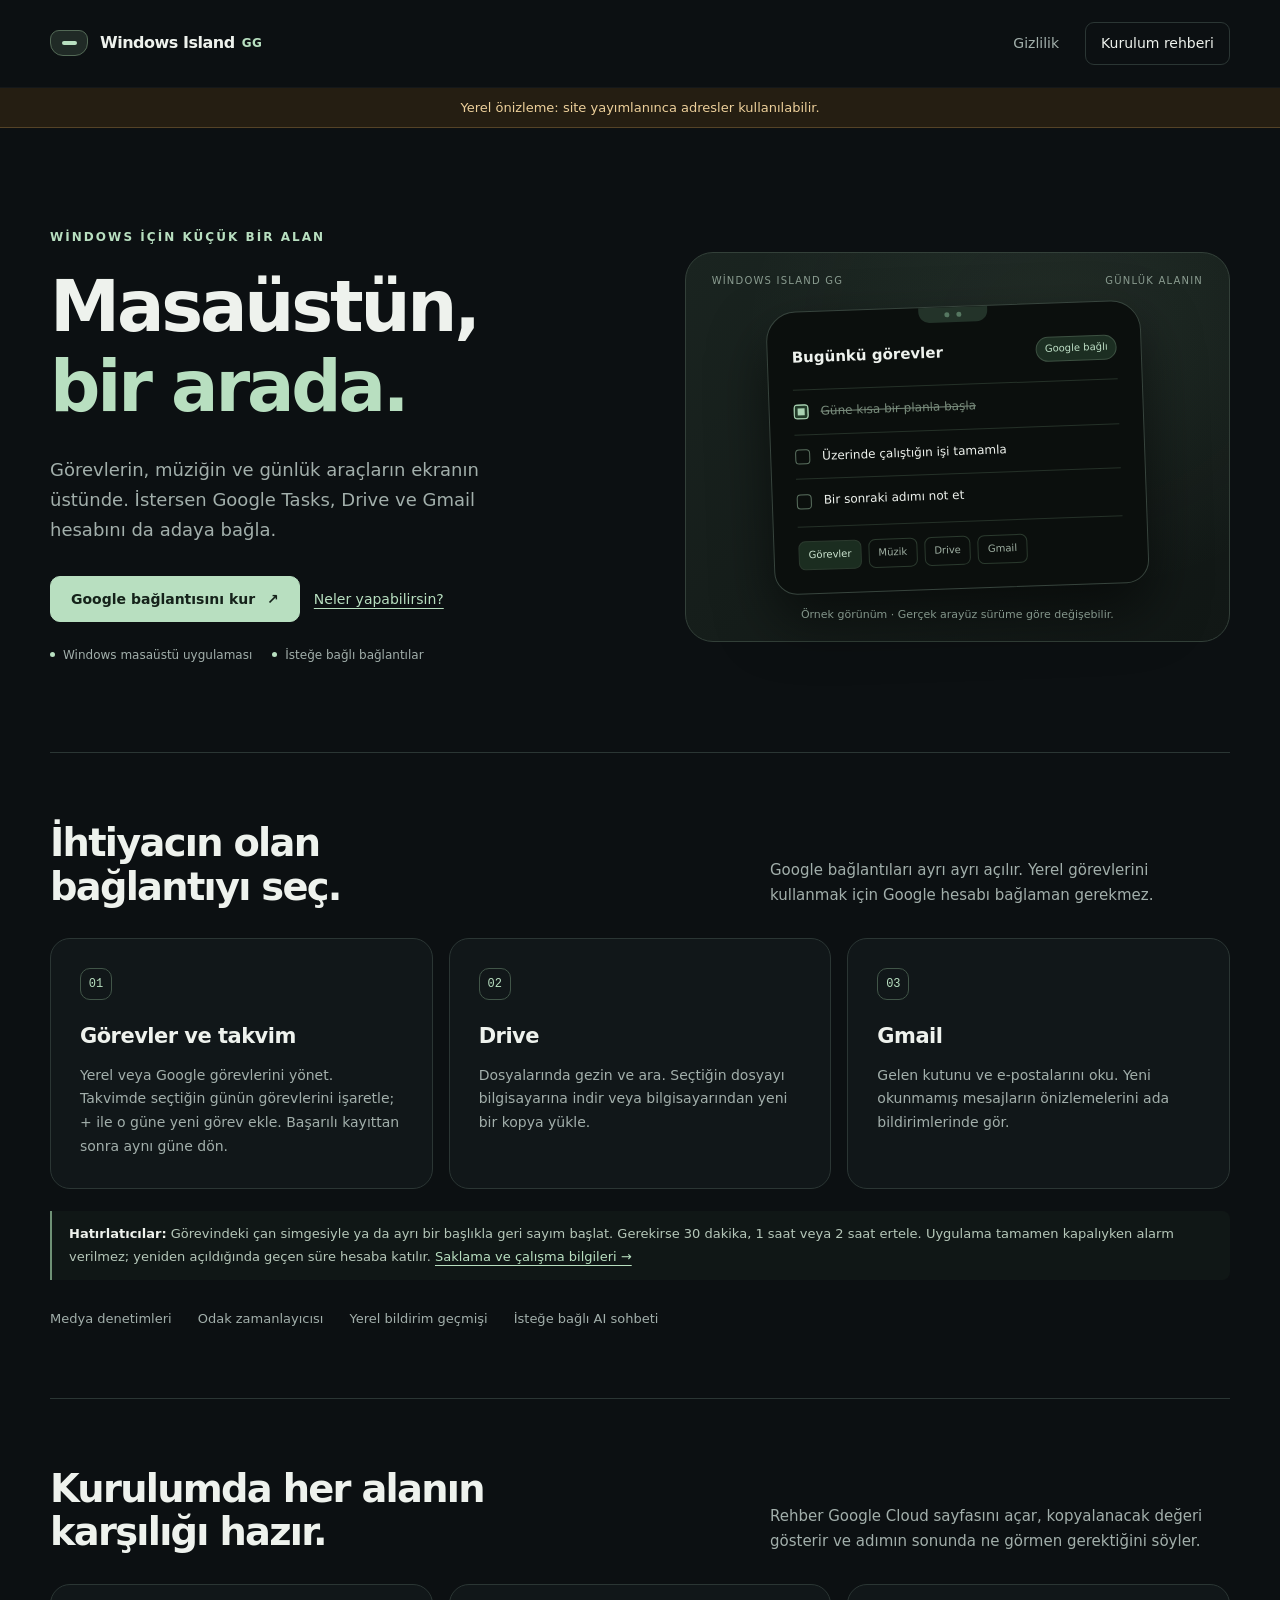
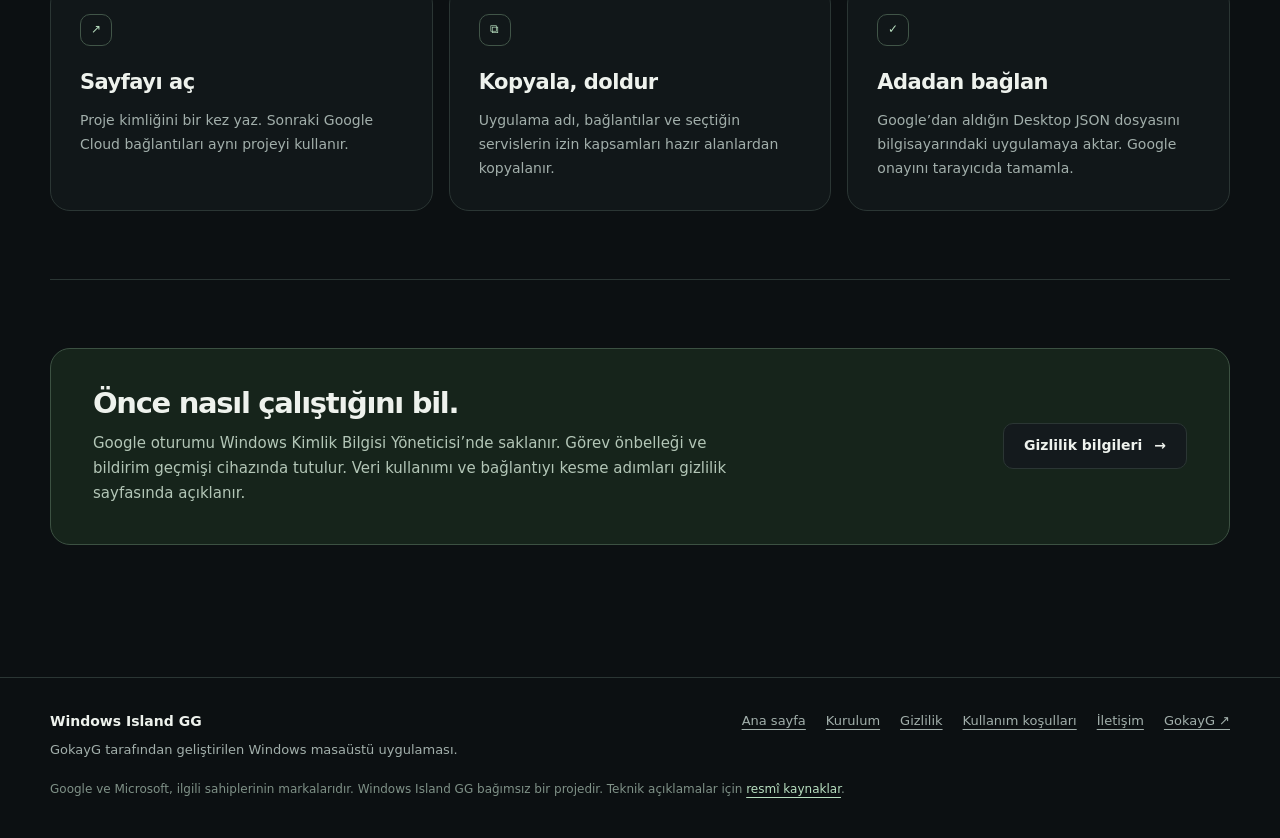
<file: index.html>
<!doctype html>
<html lang="tr"><head><meta charset="utf-8"><meta name="viewport" content="width=device-width,initial-scale=1"><meta name="theme-color" content="#0c1012"><meta name="description" content="Windows Island GG: görevler, medya ve isteğe bağlı Google bağlantıları için Windows masaüstü adası. Adım adım Google kurulum rehberi."><meta name="referrer" content="strict-origin-when-cross-origin"><title>Masaüstün, bir arada · Windows Island GG</title><link rel="stylesheet" href="assets/site.css"><script src="assets/setup.js" defer></script></head><body><a class="skip-link" href="#main">İçeriğe geç</a>
<header class="site-header"><div class="container header-inner"><a class="brand" href="index.html" aria-label="Windows Island GG ana sayfa"><span class="brand-mark" aria-hidden="true"></span>Windows Island <span>GG</span></a><nav class="header-nav" aria-label="Ana gezinme"><a href="privacy.html" class="hide-mobile">Gizlilik</a><a href="setup.html" class="nav-action">Kurulum rehberi</a></nav></div></header>
<div class="local-preview" data-local-preview hidden>Yerel önizleme: site yayımlanınca adresler kullanılabilir.</div><main id="main"><div class="container"><section class="hero"><div><p class="eyebrow">Windows için küçük bir alan</p><h1>Masaüstün,<br><span>bir arada.</span></h1><p class="hero-description">Görevlerin, müziğin ve günlük araçların ekranın üstünde. İstersen Google Tasks, Drive ve Gmail hesabını da adaya bağla.</p><div class="hero-actions"><a class="button primary" href="setup.html">Google bağlantısını kur <span aria-hidden="true">↗</span></a><a class="text-link" href="#features">Neler yapabilirsin?</a></div><div class="hero-meta"><span>Windows masaüstü uygulaması</span><span>İsteğe bağlı bağlantılar</span></div></div><div class="product-stage" role="img" aria-label="Örnek ada görünümü: görev listesi, müzik, Drive ve Gmail sekmeleri"><div class="stage-top"><span>Windows Island GG</span><span>Günlük alanın</span></div><div class="island-demo" aria-hidden="true"><div class="demo-camera"><i></i><i></i></div><div class="demo-header"><strong>Bugünkü görevler</strong><span class="demo-pill">Google bağlı</span></div><div class="demo-row done">Güne kısa bir planla başla</div><div class="demo-row">Üzerinde çalıştığın işi tamamla</div><div class="demo-row">Bir sonraki adımı not et</div><div class="demo-tabs"><span>Görevler</span><span>Müzik</span><span>Drive</span><span>Gmail</span></div></div><p class="stage-bottom">Örnek görünüm · Gerçek arayüz sürüme göre değişebilir.</p></div></section>
<section class="section" id="features"><div class="section-heading"><h2>İhtiyacın olan<br>bağlantıyı seç.</h2><p>Google bağlantıları ayrı ayrı açılır. Yerel görevlerini kullanmak için Google hesabı bağlaman gerekmez.</p></div><div class="feature-grid"><article class="feature"><span class="feature-number" aria-hidden="true">01</span><h3>Görevler ve takvim</h3><p>Yerel veya Google görevlerini yönet. Takvimde seçtiğin günün görevlerini işaretle; + ile o güne yeni görev ekle. Başarılı kayıttan sonra aynı güne dön.</p></article><article class="feature"><span class="feature-number" aria-hidden="true">02</span><h3>Drive</h3><p>Dosyalarında gezin ve ara. Seçtiğin dosyayı bilgisayarına indir veya bilgisayarından yeni bir kopya yükle.</p></article><article class="feature"><span class="feature-number" aria-hidden="true">03</span><h3>Gmail</h3><p>Gelen kutunu ve e-postalarını oku. Yeni okunmamış mesajların önizlemelerini ada bildirimlerinde gör.</p></article></div><p class="note"><strong>Hatırlatıcılar:</strong> Görevindeki çan simgesiyle ya da ayrı bir başlıkla geri sayım başlat. Gerekirse 30 dakika, 1 saat veya 2 saat ertele. Uygulama tamamen kapalıyken alarm verilmez; yeniden açıldığında geçen süre hesaba katılır. <a href="privacy.html#reminders">Saklama ve çalışma bilgileri →</a></p><div class="quiet-row"><span>Medya denetimleri</span><span>Odak zamanlayıcısı</span><span>Yerel bildirim geçmişi</span><span>İsteğe bağlı AI sohbeti</span></div></section>
<section class="section"><div class="section-heading"><h2>Kurulumda her alanın<br>karşılığı hazır.</h2><p>Rehber Google Cloud sayfasını açar, kopyalanacak değeri gösterir ve adımın sonunda ne görmen gerektiğini söyler.</p></div><div class="feature-grid"><article class="feature"><span class="feature-number" aria-hidden="true">↗</span><h3>Sayfayı aç</h3><p>Proje kimliğini bir kez yaz. Sonraki Google Cloud bağlantıları aynı projeyi kullanır.</p></article><article class="feature"><span class="feature-number" aria-hidden="true">⧉</span><h3>Kopyala, doldur</h3><p>Uygulama adı, bağlantılar ve seçtiğin servislerin izin kapsamları hazır alanlardan kopyalanır.</p></article><article class="feature"><span class="feature-number" aria-hidden="true">✓</span><h3>Adadan bağlan</h3><p>Google’dan aldığın Desktop JSON dosyasını bilgisayarındaki uygulamaya aktar. Google onayını tarayıcıda tamamla.</p></article></div></section>
<section class="section"><div class="callout"><div><h2>Önce nasıl çalıştığını bil.</h2><p>Google oturumu Windows Kimlik Bilgisi Yöneticisi’nde saklanır. Görev önbelleği ve bildirim geçmişi cihazında tutulur. Veri kullanımı ve bağlantıyı kesme adımları gizlilik sayfasında açıklanır.</p></div><a class="button" href="privacy.html">Gizlilik bilgileri <span aria-hidden="true">→</span></a></div></section></div></main><footer class="site-footer"><div class="container"><div class="footer-top"><div class="footer-brand">Windows Island GG<small>GokayG tarafından geliştirilen Windows masaüstü uygulaması.</small></div><nav class="footer-links" aria-label="Alt bilgi"><a href="index.html">Ana sayfa</a><a href="setup.html">Kurulum</a><a href="privacy.html">Gizlilik</a><a href="terms.html">Kullanım koşulları</a><a href="mailto:ggunduz54@gmail.com">İletişim</a><a href="https://github.com/GokayG" target="_blank" rel="noopener noreferrer">GokayG ↗</a></nav></div><p class="footer-meta">Google ve Microsoft, ilgili sahiplerinin markalarıdır. Windows Island GG bağımsız bir projedir. Teknik açıklamalar için <a href="setup.html#sources">resmî kaynaklar</a>.</p></div></footer></body></html>
</file>
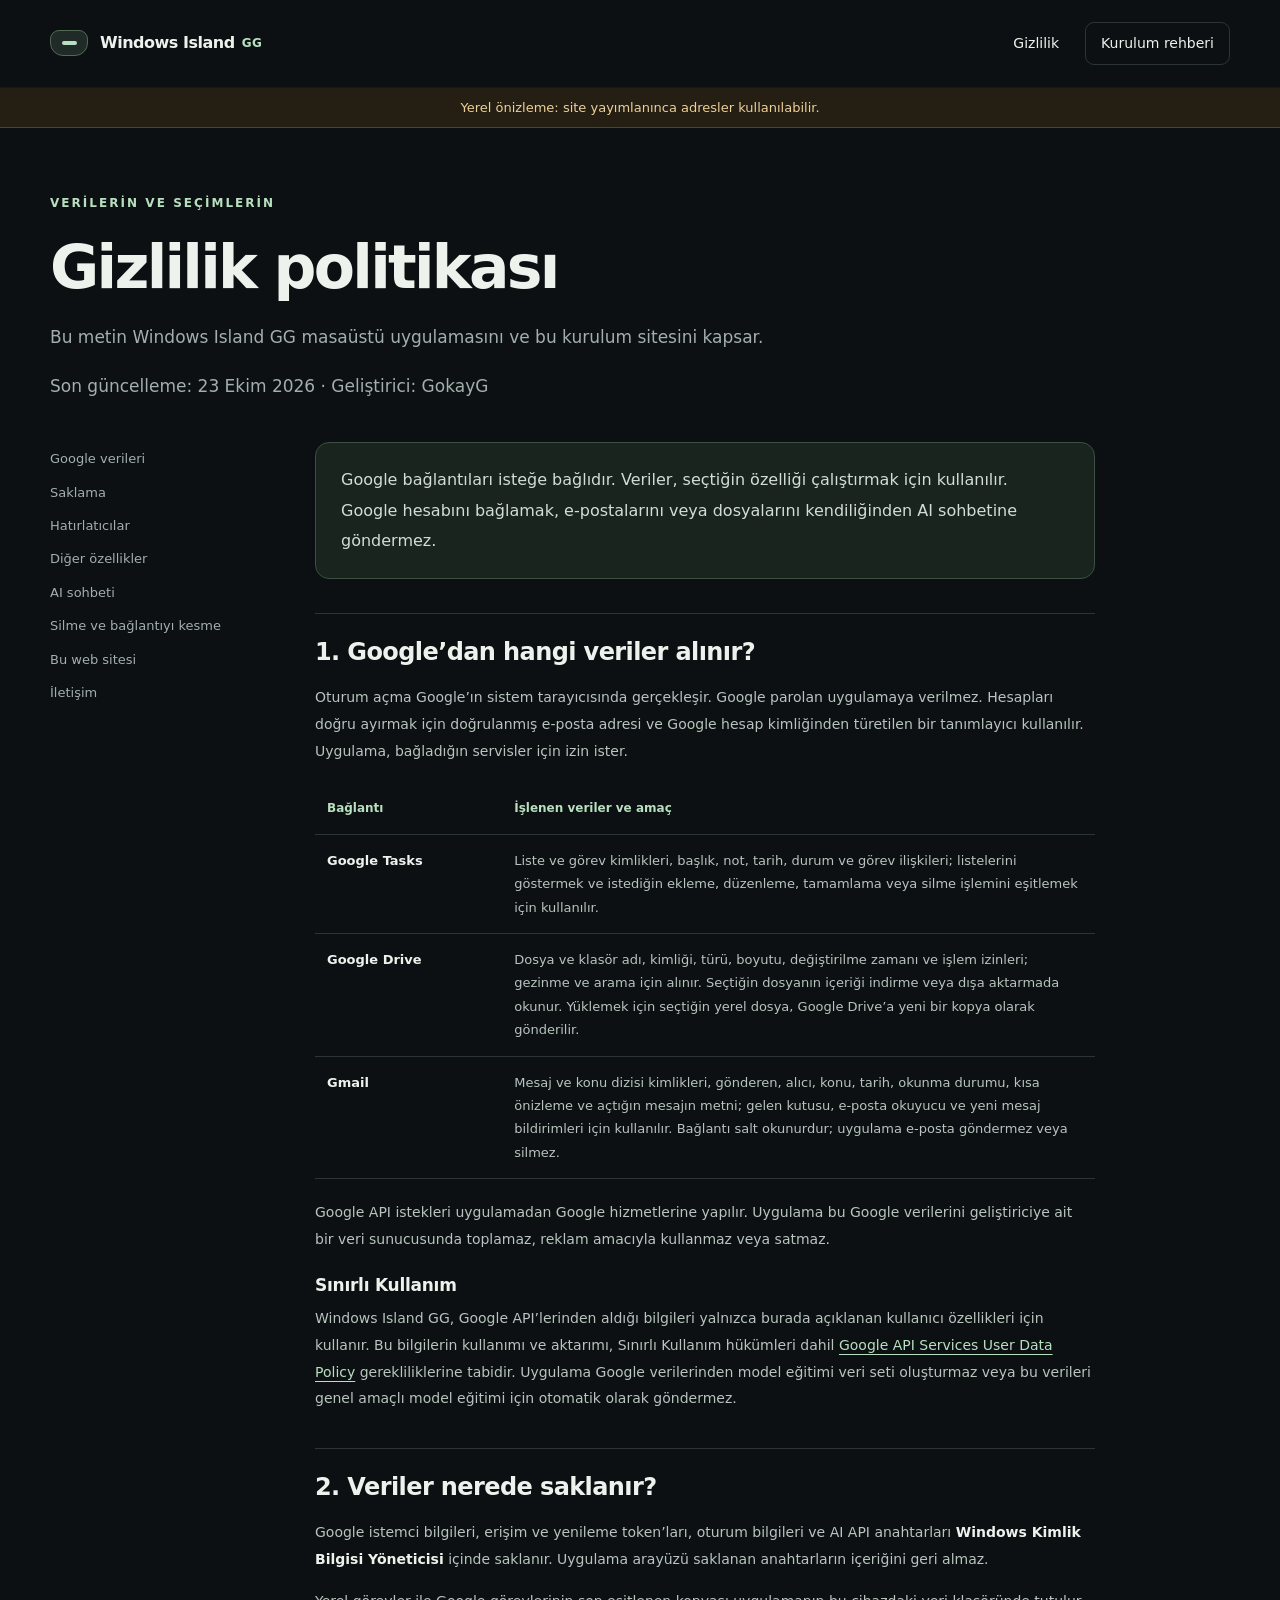
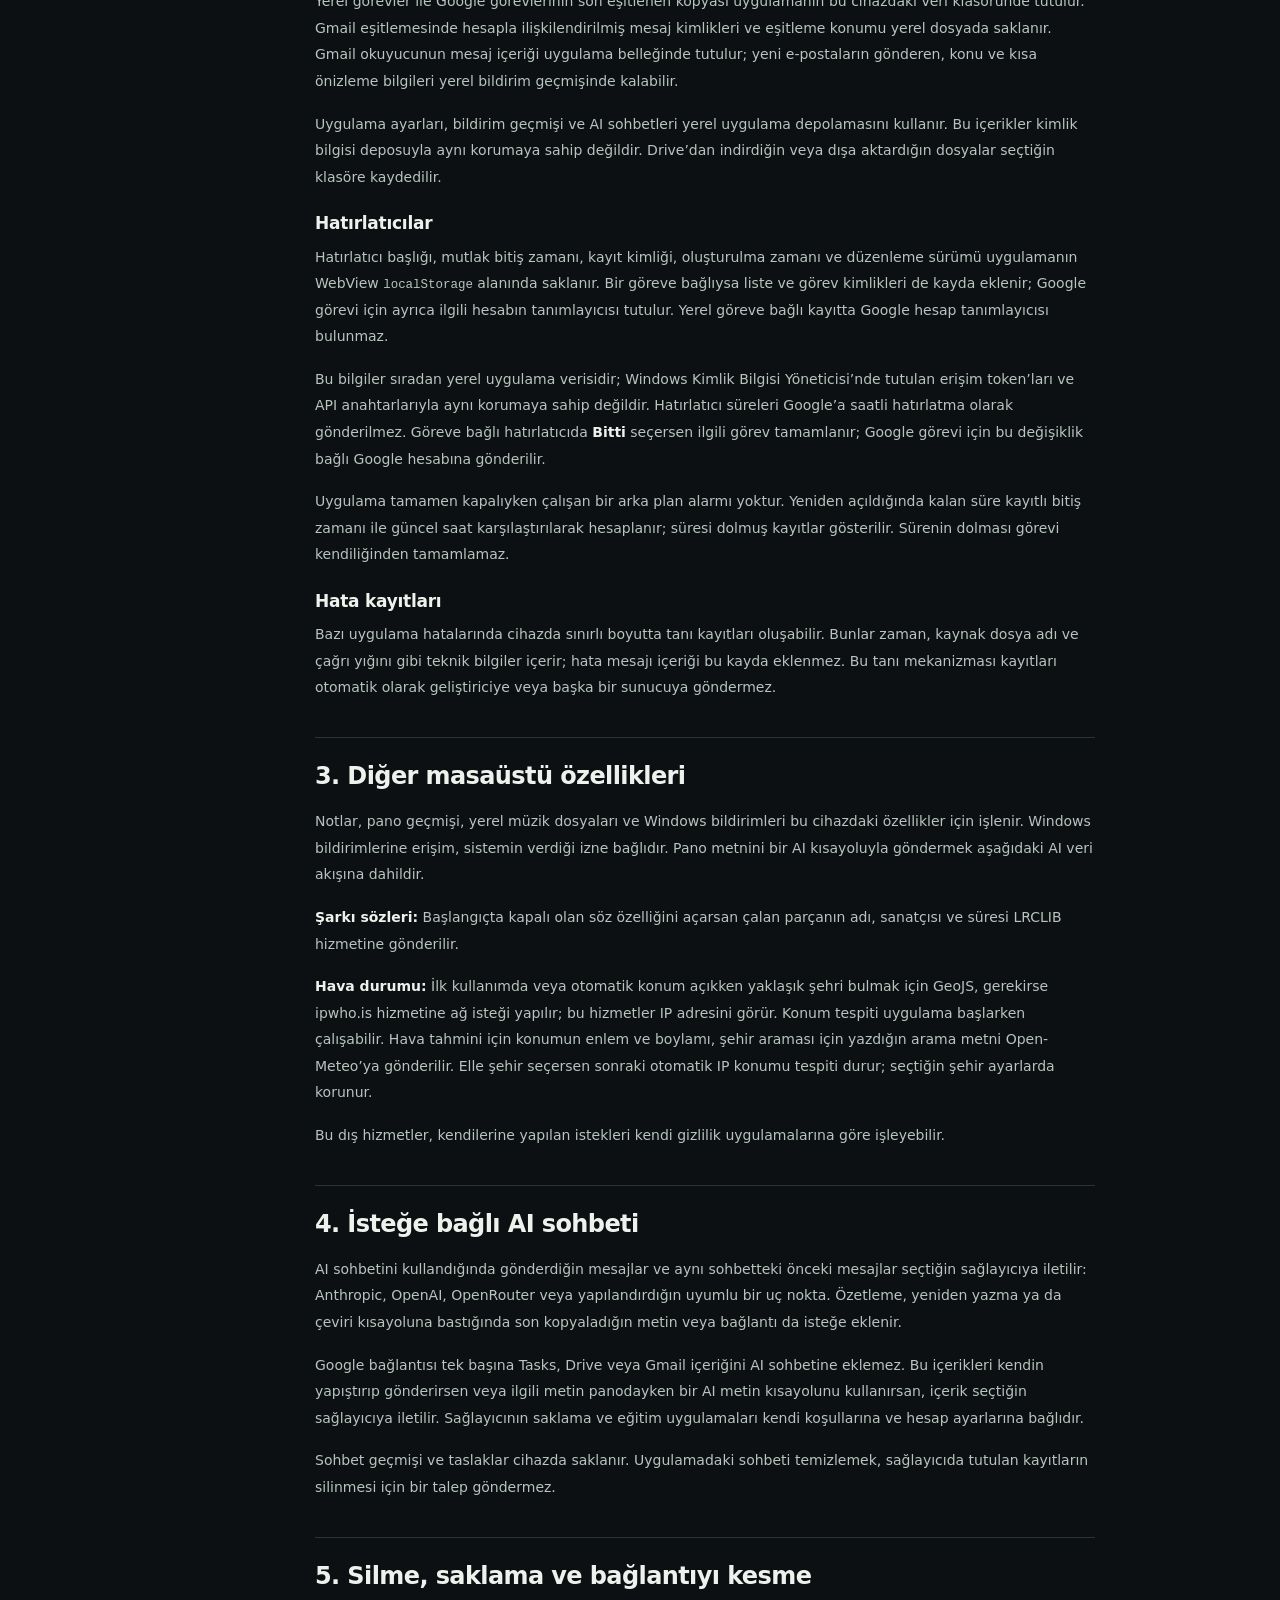
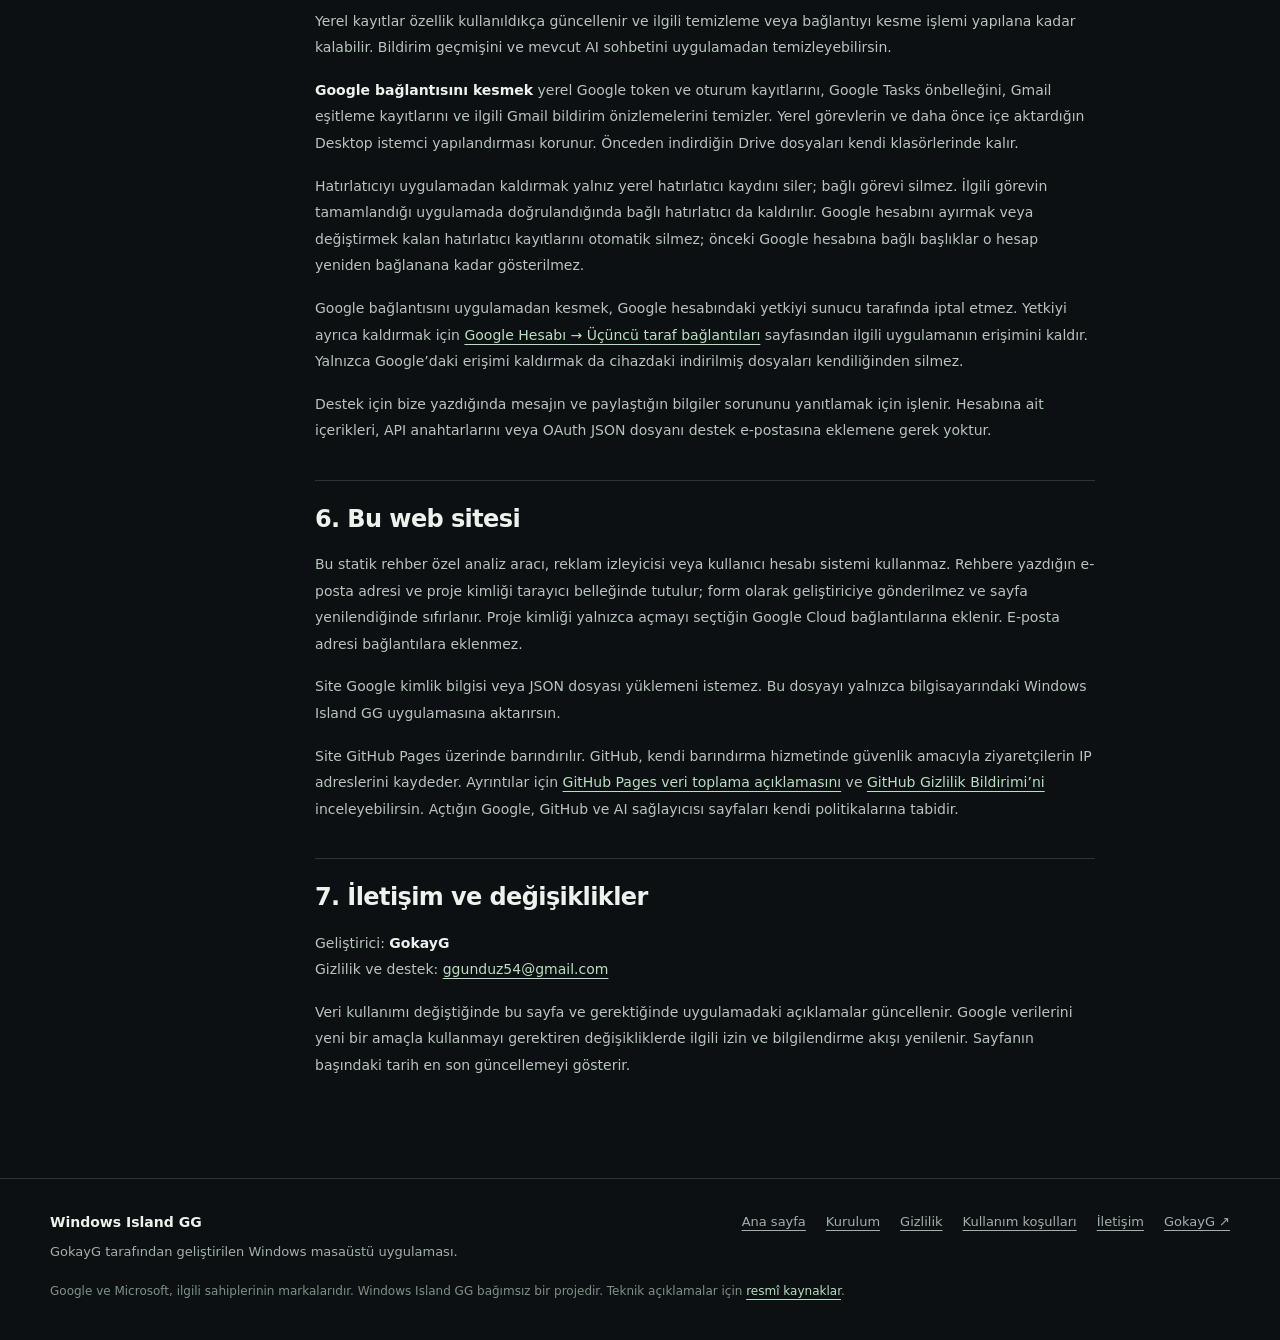
<file: privacy.html>
<!doctype html>
<html lang="tr"><head><meta charset="utf-8"><meta name="viewport" content="width=device-width,initial-scale=1"><meta name="theme-color" content="#0c1012"><meta name="description" content="Windows Island GG’nin Google verilerini, yerel depolamayı ve isteğe bağlı AI sohbetini nasıl kullandığını öğren."><meta name="referrer" content="strict-origin-when-cross-origin"><title>Gizlilik politikası · Windows Island GG</title><link rel="stylesheet" href="assets/site.css"><script src="assets/setup.js" defer></script></head><body><a class="skip-link" href="#main">İçeriğe geç</a>
<header class="site-header"><div class="container header-inner"><a class="brand" href="index.html" aria-label="Windows Island GG ana sayfa"><span class="brand-mark" aria-hidden="true"></span>Windows Island <span>GG</span></a><nav class="header-nav" aria-label="Ana gezinme"><a href="privacy.html" class="hide-mobile" aria-current="page">Gizlilik</a><a href="setup.html" class="nav-action">Kurulum rehberi</a></nav></div></header>
<div class="local-preview" data-local-preview hidden>Yerel önizleme: site yayımlanınca adresler kullanılabilir.</div><main id="main" class="container"><div class="page-heading"><p class="eyebrow">Verilerin ve seçimlerin</p><h1>Gizlilik politikası</h1><p>Bu metin Windows Island GG masaüstü uygulamasını ve bu kurulum sitesini kapsar.</p><p class="meta">Son güncelleme: 23 Ekim 2026 · Geliştirici: GokayG</p></div><div class="legal-wrap"><nav class="legal-nav" aria-label="Gizlilik bölümleri"><a href="#google-data">Google verileri</a><a href="#storage">Saklama</a><a href="#reminders">Hatırlatıcılar</a><a href="#other-features">Diğer özellikler</a><a href="#ai">AI sohbeti</a><a href="#delete">Silme ve bağlantıyı kesme</a><a href="#site">Bu web sitesi</a><a href="#contact">İletişim</a></nav><article class="legal-content"><p class="legal-lead">Google bağlantıları isteğe bağlıdır. Veriler, seçtiğin özelliği çalıştırmak için kullanılır. Google hesabını bağlamak, e-postalarını veya dosyalarını kendiliğinden AI sohbetine göndermez.</p>
<section id="google-data"><h2>1. Google’dan hangi veriler alınır?</h2><p>Oturum açma Google’ın sistem tarayıcısında gerçekleşir. Google parolan uygulamaya verilmez. Hesapları doğru ayırmak için doğrulanmış e-posta adresi ve Google hesap kimliğinden türetilen bir tanımlayıcı kullanılır. Uygulama, bağladığın servisler için izin ister.</p><div class="table-scroll"><table class="legal-table"><thead><tr><th>Bağlantı</th><th>İşlenen veriler ve amaç</th></tr></thead><tbody><tr><td>Google Tasks</td><td>Liste ve görev kimlikleri, başlık, not, tarih, durum ve görev ilişkileri; listelerini göstermek ve istediğin ekleme, düzenleme, tamamlama veya silme işlemini eşitlemek için kullanılır.</td></tr><tr><td>Google Drive</td><td>Dosya ve klasör adı, kimliği, türü, boyutu, değiştirilme zamanı ve işlem izinleri; gezinme ve arama için alınır. Seçtiğin dosyanın içeriği indirme veya dışa aktarmada okunur. Yüklemek için seçtiğin yerel dosya, Google Drive’a yeni bir kopya olarak gönderilir.</td></tr><tr><td>Gmail</td><td>Mesaj ve konu dizisi kimlikleri, gönderen, alıcı, konu, tarih, okunma durumu, kısa önizleme ve açtığın mesajın metni; gelen kutusu, e-posta okuyucu ve yeni mesaj bildirimleri için kullanılır. Bağlantı salt okunurdur; uygulama e-posta göndermez veya silmez.</td></tr></tbody></table></div><p>Google API istekleri uygulamadan Google hizmetlerine yapılır. Uygulama bu Google verilerini geliştiriciye ait bir veri sunucusunda toplamaz, reklam amacıyla kullanmaz veya satmaz.</p><h3>Sınırlı Kullanım</h3><p>Windows Island GG, Google API’lerinden aldığı bilgileri yalnızca burada açıklanan kullanıcı özellikleri için kullanır. Bu bilgilerin kullanımı ve aktarımı, Sınırlı Kullanım hükümleri dahil <a href="https://developers.google.com/terms/api-services-user-data-policy" target="_blank" rel="noopener noreferrer">Google API Services User Data Policy</a> gerekliliklerine tabidir. Uygulama Google verilerinden model eğitimi veri seti oluşturmaz veya bu verileri genel amaçlı model eğitimi için otomatik olarak göndermez.</p></section>
<section id="storage"><h2>2. Veriler nerede saklanır?</h2><p>Google istemci bilgileri, erişim ve yenileme token’ları, oturum bilgileri ve AI API anahtarları <strong>Windows Kimlik Bilgisi Yöneticisi</strong> içinde saklanır. Uygulama arayüzü saklanan anahtarların içeriğini geri almaz.</p><p>Yerel görevler ile Google görevlerinin son eşitlenen kopyası uygulamanın bu cihazdaki veri klasöründe tutulur. Gmail eşitlemesinde hesapla ilişkilendirilmiş mesaj kimlikleri ve eşitleme konumu yerel dosyada saklanır. Gmail okuyucunun mesaj içeriği uygulama belleğinde tutulur; yeni e-postaların gönderen, konu ve kısa önizleme bilgileri yerel bildirim geçmişinde kalabilir.</p><p>Uygulama ayarları, bildirim geçmişi ve AI sohbetleri yerel uygulama depolamasını kullanır. Bu içerikler kimlik bilgisi deposuyla aynı korumaya sahip değildir. Drive’dan indirdiğin veya dışa aktardığın dosyalar seçtiğin klasöre kaydedilir.</p><h3 id="reminders">Hatırlatıcılar</h3><p>Hatırlatıcı başlığı, mutlak bitiş zamanı, kayıt kimliği, oluşturulma zamanı ve düzenleme sürümü uygulamanın WebView <code>localStorage</code> alanında saklanır. Bir göreve bağlıysa liste ve görev kimlikleri de kayda eklenir; Google görevi için ayrıca ilgili hesabın tanımlayıcısı tutulur. Yerel göreve bağlı kayıtta Google hesap tanımlayıcısı bulunmaz.</p><p>Bu bilgiler sıradan yerel uygulama verisidir; Windows Kimlik Bilgisi Yöneticisi’nde tutulan erişim token’ları ve API anahtarlarıyla aynı korumaya sahip değildir. Hatırlatıcı süreleri Google’a saatli hatırlatma olarak gönderilmez. Göreve bağlı hatırlatıcıda <strong>Bitti</strong> seçersen ilgili görev tamamlanır; Google görevi için bu değişiklik bağlı Google hesabına gönderilir.</p><p>Uygulama tamamen kapalıyken çalışan bir arka plan alarmı yoktur. Yeniden açıldığında kalan süre kayıtlı bitiş zamanı ile güncel saat karşılaştırılarak hesaplanır; süresi dolmuş kayıtlar gösterilir. Sürenin dolması görevi kendiliğinden tamamlamaz.</p><h3>Hata kayıtları</h3><p>Bazı uygulama hatalarında cihazda sınırlı boyutta tanı kayıtları oluşabilir. Bunlar zaman, kaynak dosya adı ve çağrı yığını gibi teknik bilgiler içerir; hata mesajı içeriği bu kayda eklenmez. Bu tanı mekanizması kayıtları otomatik olarak geliştiriciye veya başka bir sunucuya göndermez.</p></section>
<section id="other-features"><h2>3. Diğer masaüstü özellikleri</h2><p>Notlar, pano geçmişi, yerel müzik dosyaları ve Windows bildirimleri bu cihazdaki özellikler için işlenir. Windows bildirimlerine erişim, sistemin verdiği izne bağlıdır. Pano metnini bir AI kısayoluyla göndermek aşağıdaki AI veri akışına dahildir.</p><p><strong>Şarkı sözleri:</strong> Başlangıçta kapalı olan söz özelliğini açarsan çalan parçanın adı, sanatçısı ve süresi LRCLIB hizmetine gönderilir.</p><p><strong>Hava durumu:</strong> İlk kullanımda veya otomatik konum açıkken yaklaşık şehri bulmak için GeoJS, gerekirse ipwho.is hizmetine ağ isteği yapılır; bu hizmetler IP adresini görür. Konum tespiti uygulama başlarken çalışabilir. Hava tahmini için konumun enlem ve boylamı, şehir araması için yazdığın arama metni Open-Meteo’ya gönderilir. Elle şehir seçersen sonraki otomatik IP konumu tespiti durur; seçtiğin şehir ayarlarda korunur.</p><p>Bu dış hizmetler, kendilerine yapılan istekleri kendi gizlilik uygulamalarına göre işleyebilir.</p></section><section id="ai"><h2>4. İsteğe bağlı AI sohbeti</h2><p>AI sohbetini kullandığında gönderdiğin mesajlar ve aynı sohbetteki önceki mesajlar seçtiğin sağlayıcıya iletilir: Anthropic, OpenAI, OpenRouter veya yapılandırdığın uyumlu bir uç nokta. Özetleme, yeniden yazma ya da çeviri kısayoluna bastığında son kopyaladığın metin veya bağlantı da isteğe eklenir.</p><p>Google bağlantısı tek başına Tasks, Drive veya Gmail içeriğini AI sohbetine eklemez. Bu içerikleri kendin yapıştırıp gönderirsen veya ilgili metin panodayken bir AI metin kısayolunu kullanırsan, içerik seçtiğin sağlayıcıya iletilir. Sağlayıcının saklama ve eğitim uygulamaları kendi koşullarına ve hesap ayarlarına bağlıdır.</p><p>Sohbet geçmişi ve taslaklar cihazda saklanır. Uygulamadaki sohbeti temizlemek, sağlayıcıda tutulan kayıtların silinmesi için bir talep göndermez.</p></section>
<section id="delete"><h2>5. Silme, saklama ve bağlantıyı kesme</h2><p>Yerel kayıtlar özellik kullanıldıkça güncellenir ve ilgili temizleme veya bağlantıyı kesme işlemi yapılana kadar kalabilir. Bildirim geçmişini ve mevcut AI sohbetini uygulamadan temizleyebilirsin.</p><p><strong>Google bağlantısını kesmek</strong> yerel Google token ve oturum kayıtlarını, Google Tasks önbelleğini, Gmail eşitleme kayıtlarını ve ilgili Gmail bildirim önizlemelerini temizler. Yerel görevlerin ve daha önce içe aktardığın Desktop istemci yapılandırması korunur. Önceden indirdiğin Drive dosyaları kendi klasörlerinde kalır.</p><p>Hatırlatıcıyı uygulamadan kaldırmak yalnız yerel hatırlatıcı kaydını siler; bağlı görevi silmez. İlgili görevin tamamlandığı uygulamada doğrulandığında bağlı hatırlatıcı da kaldırılır. Google hesabını ayırmak veya değiştirmek kalan hatırlatıcı kayıtlarını otomatik silmez; önceki Google hesabına bağlı başlıklar o hesap yeniden bağlanana kadar gösterilmez.</p><p>Google bağlantısını uygulamadan kesmek, Google hesabındaki yetkiyi sunucu tarafında iptal etmez. Yetkiyi ayrıca kaldırmak için <a href="https://myaccount.google.com/connections" target="_blank" rel="noopener noreferrer">Google Hesabı → Üçüncü taraf bağlantıları</a> sayfasından ilgili uygulamanın erişimini kaldır. Yalnızca Google’daki erişimi kaldırmak da cihazdaki indirilmiş dosyaları kendiliğinden silmez.</p><p>Destek için bize yazdığında mesajın ve paylaştığın bilgiler sorununu yanıtlamak için işlenir. Hesabına ait içerikleri, API anahtarlarını veya OAuth JSON dosyanı destek e-postasına eklemene gerek yoktur.</p></section>
<section id="site"><h2>6. Bu web sitesi</h2><p>Bu statik rehber özel analiz aracı, reklam izleyicisi veya kullanıcı hesabı sistemi kullanmaz. Rehbere yazdığın e-posta adresi ve proje kimliği tarayıcı belleğinde tutulur; form olarak geliştiriciye gönderilmez ve sayfa yenilendiğinde sıfırlanır. Proje kimliği yalnızca açmayı seçtiğin Google Cloud bağlantılarına eklenir. E-posta adresi bağlantılara eklenmez.</p><p>Site Google kimlik bilgisi veya JSON dosyası yüklemeni istemez. Bu dosyayı yalnızca bilgisayarındaki Windows Island GG uygulamasına aktarırsın.</p><p>Site GitHub Pages üzerinde barındırılır. GitHub, kendi barındırma hizmetinde güvenlik amacıyla ziyaretçilerin IP adreslerini kaydeder. Ayrıntılar için <a href="https://docs.github.com/en/pages/getting-started-with-github-pages/what-is-github-pages#data-collection" target="_blank" rel="noopener noreferrer">GitHub Pages veri toplama açıklamasını</a> ve <a href="https://docs.github.com/en/site-policy/privacy-policies/github-general-privacy-statement" target="_blank" rel="noopener noreferrer">GitHub Gizlilik Bildirimi’ni</a> inceleyebilirsin. Açtığın Google, GitHub ve AI sağlayıcısı sayfaları kendi politikalarına tabidir.</p></section>
<section id="contact"><h2>7. İletişim ve değişiklikler</h2><p>Geliştirici: <strong>GokayG</strong><br>Gizlilik ve destek: <a href="mailto:ggunduz54@gmail.com">ggunduz54@gmail.com</a></p><p>Veri kullanımı değiştiğinde bu sayfa ve gerektiğinde uygulamadaki açıklamalar güncellenir. Google verilerini yeni bir amaçla kullanmayı gerektiren değişikliklerde ilgili izin ve bilgilendirme akışı yenilenir. Sayfanın başındaki tarih en son güncellemeyi gösterir.</p></section></article></div></main><footer class="site-footer"><div class="container"><div class="footer-top"><div class="footer-brand">Windows Island GG<small>GokayG tarafından geliştirilen Windows masaüstü uygulaması.</small></div><nav class="footer-links" aria-label="Alt bilgi"><a href="index.html">Ana sayfa</a><a href="setup.html">Kurulum</a><a href="privacy.html">Gizlilik</a><a href="terms.html">Kullanım koşulları</a><a href="mailto:ggunduz54@gmail.com">İletişim</a><a href="https://github.com/GokayG" target="_blank" rel="noopener noreferrer">GokayG ↗</a></nav></div><p class="footer-meta">Google ve Microsoft, ilgili sahiplerinin markalarıdır. Windows Island GG bağımsız bir projedir. Teknik açıklamalar için <a href="setup.html#sources">resmî kaynaklar</a>.</p></div></footer></body></html>
</file>
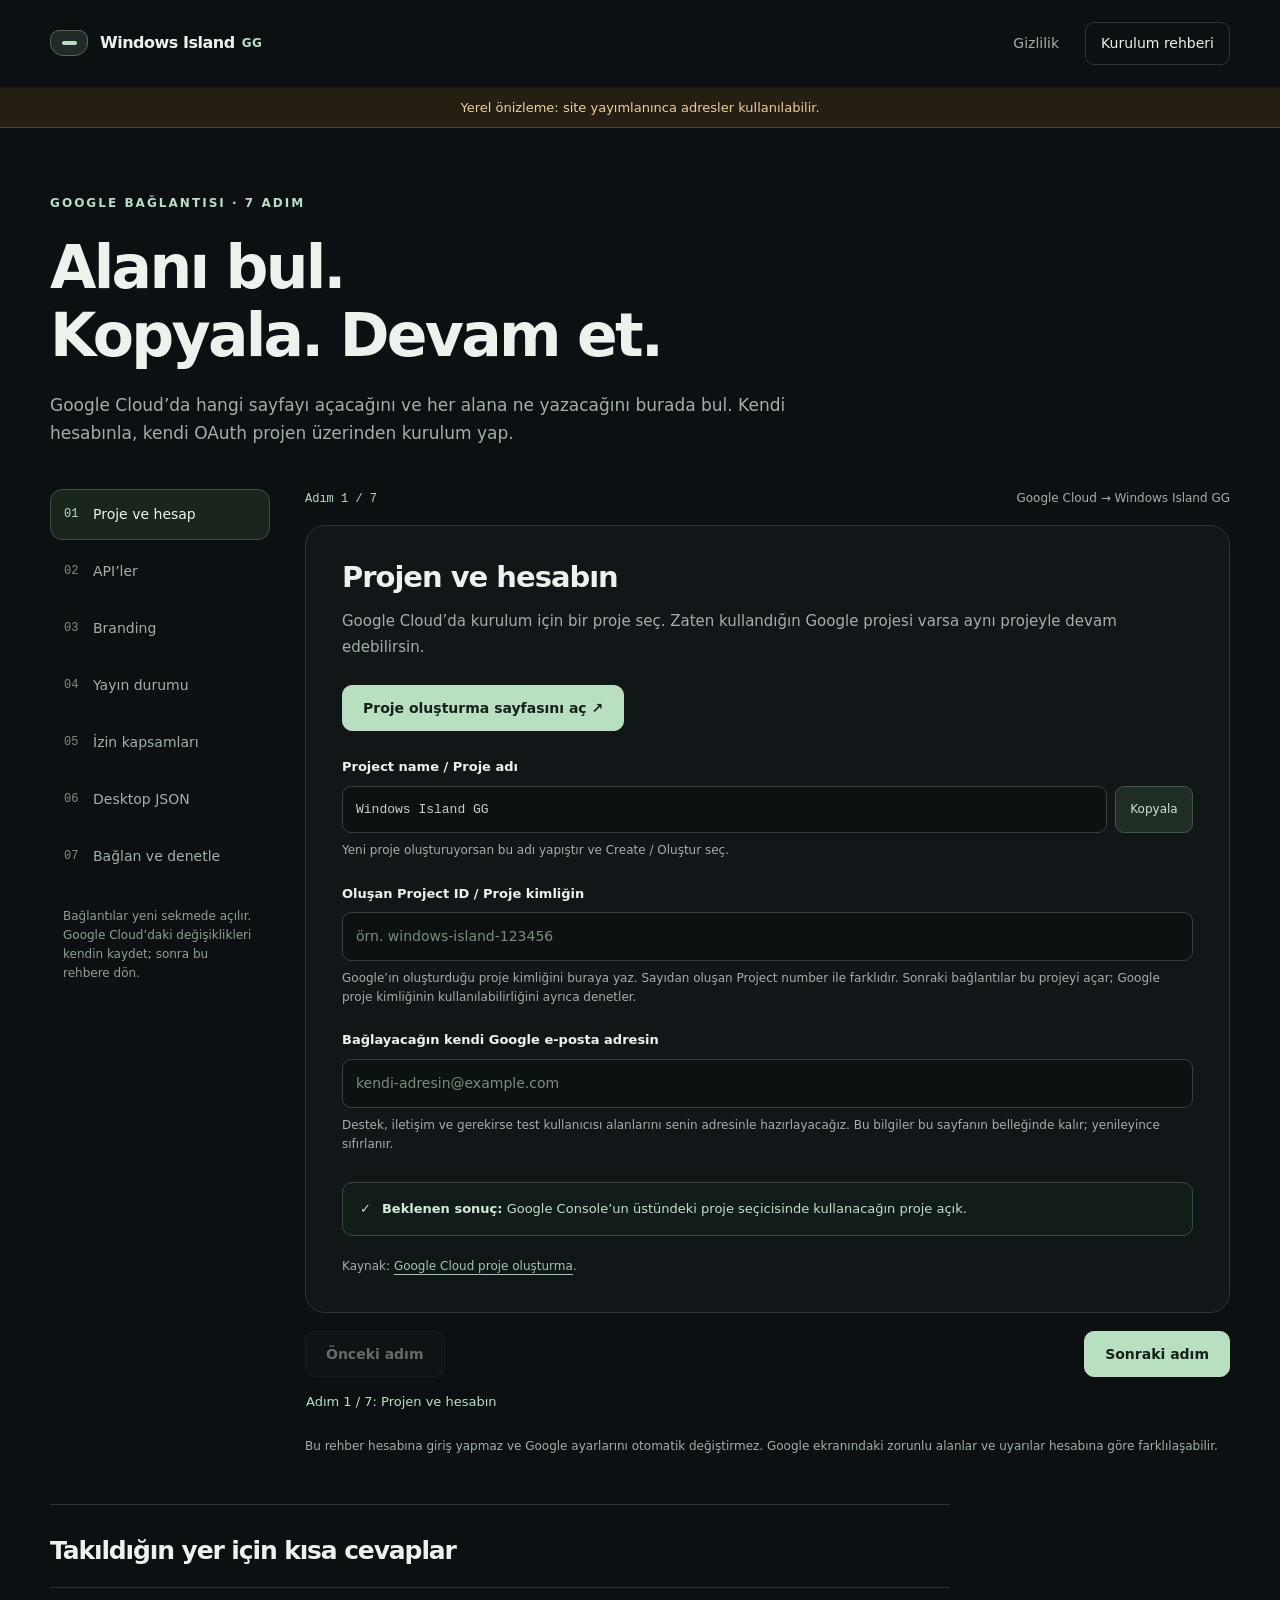
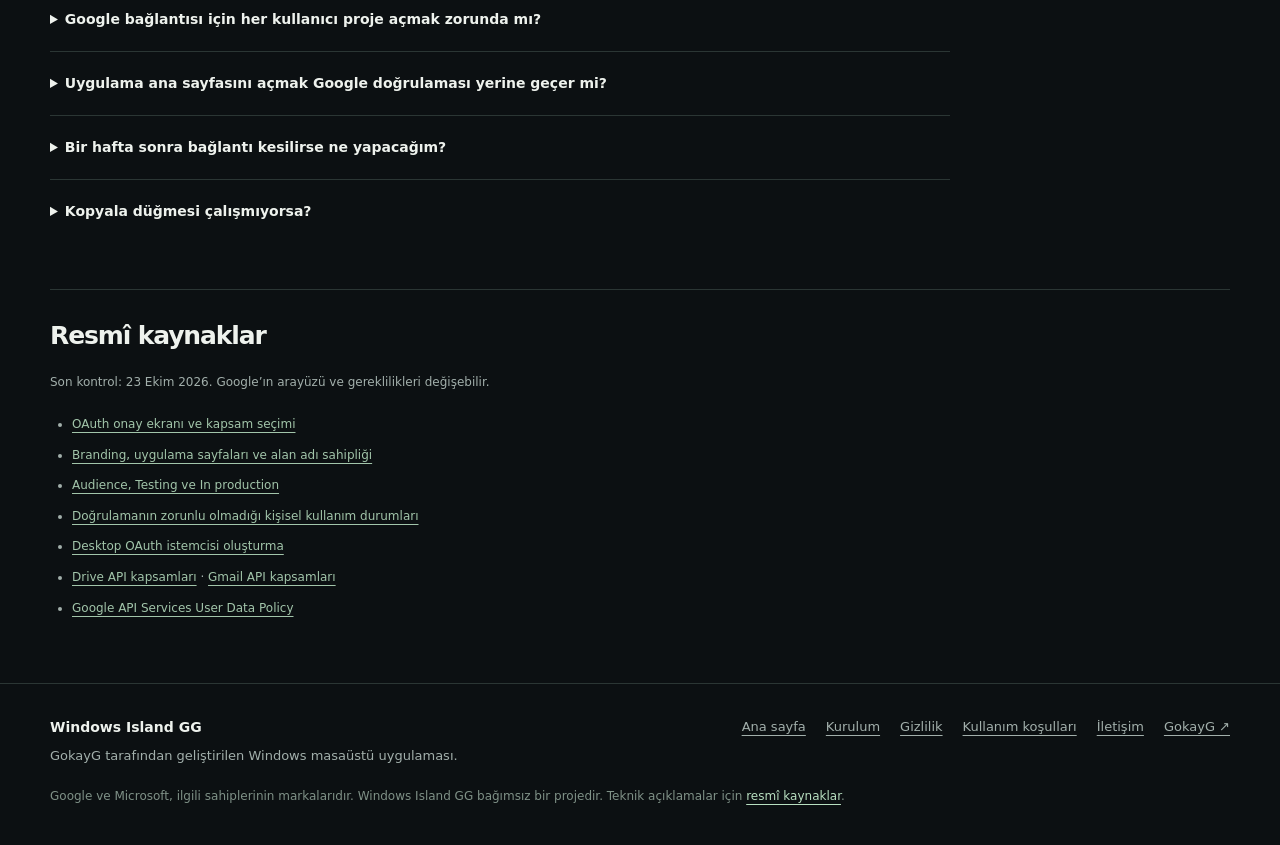
<file: setup.html>
<!doctype html><html lang="tr"><head><meta charset="utf-8"><meta name="viewport" content="width=device-width,initial-scale=1"><meta name="theme-color" content="#0c1012"><meta name="description" content="Windows Island GG için Google Cloud kurulumu: hazır alanlar, kopyalanabilir kapsamlar, Desktop OAuth JSON ve yedi adımda bağlantı."><meta name="referrer" content="strict-origin-when-cross-origin"><title>Google kurulum rehberi · Windows Island GG</title><link rel="stylesheet" href="assets/site.css"><script src="assets/setup.js" defer></script></head><body><a class="skip-link" href="#main">İçeriğe geç</a>
<header class="site-header"><div class="container header-inner"><a class="brand" href="index.html" aria-label="Windows Island GG ana sayfa"><span class="brand-mark" aria-hidden="true"></span>Windows Island <span>GG</span></a><nav class="header-nav" aria-label="Ana gezinme"><a href="privacy.html" class="hide-mobile">Gizlilik</a><a href="setup.html" class="nav-action" aria-current="page">Kurulum rehberi</a></nav></div></header>
<div class="local-preview" data-local-preview hidden>Yerel önizleme: site yayımlanınca adresler kullanılabilir.</div><main id="main" class="container"><div class="page-heading"><p class="eyebrow">Google bağlantısı · 7 adım</p><h1>Alanı bul.<br>Kopyala. Devam et.</h1><p>Google Cloud’da hangi sayfayı açacağını ve her alana ne yazacağını burada bul. Kendi hesabınla, kendi OAuth projen üzerinden kurulum yap.</p></div><noscript><style>[data-step-panel][hidden]{display:block;margin-top:24px}.wizard-controls,.step-nav,.copy{display:none}</style><p class="no-js">JavaScript kapalı. Bütün adımlar aşağıda açık; değerleri seçerek kopyalayabilirsin. Google bağlantılarında projenin seçili olduğunu elle kontrol et.</p></noscript><div class="wizard-layout"><aside class="wizard-sidebar"><nav class="step-nav" aria-label="Kurulum adımları"><button type="button" class="step-link" data-step-link="1" aria-controls="step-1" aria-current="step"><span>01</span>Proje ve hesap</button><button type="button" class="step-link" data-step-link="2" aria-controls="step-2"><span>02</span>API’ler</button><button type="button" class="step-link" data-step-link="3" aria-controls="step-3"><span>03</span>Branding</button><button type="button" class="step-link" data-step-link="4" aria-controls="step-4"><span>04</span>Yayın durumu</button><button type="button" class="step-link" data-step-link="5" aria-controls="step-5"><span>05</span>İzin kapsamları</button><button type="button" class="step-link" data-step-link="6" aria-controls="step-6"><span>06</span>Desktop JSON</button><button type="button" class="step-link" data-step-link="7" aria-controls="step-7"><span>07</span>Bağlan ve denetle</button></nav><p class="sidebar-note">Bağlantılar yeni sekmede açılır. Google Cloud’daki değişiklikleri kendin kaydet; sonra bu rehbere dön.</p></aside><div class="wizard-main"><div class="wizard-topbar"><strong id="wizard-progress">Adım 1 / 7</strong><span>Google Cloud → Windows Island GG</span></div><section class="step-panel" id="step-1" data-step-panel="1" data-step-title="Projen ve hesabın" aria-labelledby="step-title-1" tabindex="-1"><h2 id="step-title-1">Projen ve hesabın</h2><p class="step-intro">Google Cloud’da kurulum için bir proje seç. Zaten kullandığın Google projesi varsa aynı projeyle devam edebilirsin.</p><div class="step-open"><a class="button primary" href="https://console.cloud.google.com/projectcreate" target="_blank" rel="noopener noreferrer">Proje oluşturma sayfasını aç ↗</a></div><div class="field"><label for="project-name">Project name / Proje adı</label><div class="copy-row"><input id="project-name" type="text" value="Windows Island GG" readonly><button type="button" class="copy" data-copy-target="#project-name" aria-label="Project name / Proje adı değerini kopyala">Kopyala</button></div><p class="field-note">Yeni proje oluşturuyorsan bu adı yapıştır ve Create / Oluştur seç.</p></div><div class="field"><label for="setup-project-id">Oluşan Project ID / Proje kimliğin</label><input id="setup-project-id" type="text" placeholder="örn. windows-island-123456" autocomplete="off" spellcheck="false" maxlength="30" aria-describedby="project-id-help project-id-error"><p class="field-note" id="project-id-help">Google’ın oluşturduğu proje kimliğini buraya yaz. Sayıdan oluşan Project number ile farklıdır. Sonraki bağlantılar bu projeyi açar; Google proje kimliğinin kullanılabilirliğini ayrıca denetler.</p><p id="project-id-error" class="field-error" hidden></p></div><div class="field"><label for="setup-email">Bağlayacağın kendi Google e-posta adresin</label><input id="setup-email" type="email" placeholder="kendi-adresin@example.com" autocomplete="off" spellcheck="false" aria-describedby="setup-email-help setup-email-error"><p class="field-note" id="setup-email-help">Destek, iletişim ve gerekirse test kullanıcısı alanlarını senin adresinle hazırlayacağız. Bu bilgiler bu sayfanın belleğinde kalır; yenileyince sıfırlanır.</p><p id="setup-email-error" class="field-error" hidden></p></div><div class="expected"><span><strong>Beklenen sonuç:</strong> Google Console’un üstündeki proje seçicisinde kullanacağın proje açık.</span></div><p class="source-note">Kaynak: <a href="https://docs.cloud.google.com/resource-manager/docs/creating-managing-projects" target="_blank" rel="noopener noreferrer">Google Cloud proje oluşturma</a>.</p></section><section class="step-panel" id="step-2" data-step-panel="2" data-step-title="Kullanacağın servisleri aç" aria-labelledby="step-title-2" tabindex="-1" hidden><h2 id="step-title-2">Kullanacağın servisleri aç</h2><p class="step-intro">İhtiyacın olan bağlantıları seç. Her seçili API sayfasını açıp Enable / Etkinleştir düğmesine bas.</p><fieldset class="service-picker"><legend>Hangi bağlantılar kullanılsın?</legend><label class="service-choice"><span class="choice-title"><input type="checkbox" name="google-service" value="tasks" checked>Görevler</span><small>Görevleri oku, oluştur, düzenle ve tamamla.</small></label><label class="service-choice"><span class="choice-title"><input type="checkbox" name="google-service" value="drive">Drive</span><small>Dosyalara göz at, indir ve yeni kopya yükle.</small></label><label class="service-choice"><span class="choice-title"><input type="checkbox" name="google-service" value="gmail">Gmail</span><small>Gelen kutusunu ve mesajları salt okunur aç.</small></label></fieldset><div class="api-list"><div class="api-row" data-service-api="tasks"><div><strong>Google Tasks API</strong><small>Görevler için</small></div><a class="button" href="https://console.cloud.google.com/apis/library/tasks.googleapis.com" data-project-link data-project-url="https://console.cloud.google.com/apis/library/tasks.googleapis.com?project={project}" target="_blank" rel="noopener noreferrer">Sayfayı aç <span aria-hidden="true">↗</span></a></div><div class="api-row" data-service-api="drive" hidden><div><strong>Google Drive API</strong><small>Dosyalar için</small></div><a class="button" href="https://console.cloud.google.com/apis/library/drive.googleapis.com" data-project-link data-project-url="https://console.cloud.google.com/apis/library/drive.googleapis.com?project={project}" target="_blank" rel="noopener noreferrer">Sayfayı aç <span aria-hidden="true">↗</span></a></div><div class="api-row" data-service-api="gmail" hidden><div><strong>Gmail API</strong><small>E-postalar için</small></div><a class="button" href="https://console.cloud.google.com/apis/library/gmail.googleapis.com" data-project-link data-project-url="https://console.cloud.google.com/apis/library/gmail.googleapis.com?project={project}" target="_blank" rel="noopener noreferrer">Sayfayı aç <span aria-hidden="true">↗</span></a></div></div><div class="note">Her sayfada üstteki proje seçicisini kontrol et. Enable yerine <strong>Manage / Yönet</strong> görüyorsan o API zaten açık.</div><div class="expected"><span><strong>Beklenen sonuç:</strong> Seçtiğin API’lerin her birinde API enabled / API etkin veya Manage görünüyor.</span></div><p class="source-note">Kaynak: <a href="https://developers.google.com/identity/protocols/oauth2/native-app#enable-apis" target="_blank" rel="noopener noreferrer">Google masaüstü OAuth ön koşulları</a>.</p></section><section class="step-panel" id="step-3" data-step-panel="3" data-step-title="Uygulama bilgilerini doldur" aria-labelledby="step-title-3" tabindex="-1" hidden><h2 id="step-title-3">Uygulama bilgilerini doldur</h2><p class="step-intro">Google Auth Platform → Branding sayfasında ilk kez kuruyorsan Get started / Başlayın seç. Mevcut form varsa eksik alanları tamamla.</p><div class="step-open"><a class="button primary" href="https://console.cloud.google.com/auth/branding" data-project-link data-project-url="https://console.cloud.google.com/auth/branding?project={project}" target="_blank" rel="noopener noreferrer">Branding sayfasını aç <span aria-hidden="true">↗</span></a></div><div class="field"><label for="app-name">App name / Uygulama adı</label><div class="copy-row"><input id="app-name" type="text" value="Windows Island GG" readonly><button type="button" class="copy" data-copy-target="#app-name" aria-label="App name / Uygulama adı değerini kopyala">Kopyala</button></div><p class="field-note">Mevcut uygulama adı doluysa koruyabilirsin.</p></div><div class="field"><label for="support-email">User support email / Destek e-postası</label><div class="copy-row"><input id="support-email" type="text" value="" readonly data-own-email placeholder="1. adımda kendi e-postanı yaz"><button type="button" class="copy" data-copy-target="#support-email" aria-label="User support email / Destek e-postası değerini kopyala">Kopyala</button></div><p class="field-note">Bu alan açılır listedir. 1. adımda yazdığın kendi hesabını listeden seç.</p></div><div class="field"><label for="developer-email">Developer contact information / İletişim e-postası</label><div class="copy-row"><input id="developer-email" type="text" value="" readonly data-own-email placeholder="1. adımda kendi e-postanı yaz"><button type="button" class="copy" data-copy-target="#developer-email" aria-label="Developer contact information / İletişim e-postası değerini kopyala">Kopyala</button></div><p class="field-note">Google’ın proje bildirimlerini almak için aynı adresi kullanabilirsin.</p></div><div class="note">İlk açılıştaki kısa form Audience sorarsa <strong>External</strong> seç. Politika onayını incele; <strong>Continue → Create</strong> ile kurulumu tamamla. Sonra Branding sayfasındaki bağlantı alanlarına dön. Logo ilk kurulum için isteğe bağlıdır.</div><h3>Uygulama sayfaları</h3><p class="field-note">GokayG’nin Windows Island GG yayıncı projesi için hazır değerler:</p><div class="field"><label for="authorized-domain">Authorized domains / Yetkili alan adı</label><div class="copy-row"><input id="authorized-domain" type="text" value="gokayg.github.io" readonly><button type="button" class="copy" data-copy-target="#authorized-domain" aria-label="Authorized domains / Yetkili alan adı değerini kopyala">Kopyala</button></div><p class="field-note">Önce alan adını ekle. Buraya https:// veya sayfa yolu yazılmaz.</p></div><div class="field"><label for="app-homepage">Application home page / Ana sayfa</label><div class="copy-row"><input id="app-homepage" type="text" value="https://gokayg.github.io/windows-island-gg-site/" readonly><button type="button" class="copy" data-copy-target="#app-homepage" aria-label="Application home page / Ana sayfa değerini kopyala">Kopyala</button></div></div><div class="field"><label for="app-privacy">Privacy policy / Gizlilik politikası</label><div class="copy-row"><input id="app-privacy" type="text" value="https://gokayg.github.io/windows-island-gg-site/privacy.html" readonly><button type="button" class="copy" data-copy-target="#app-privacy" aria-label="Privacy policy / Gizlilik politikası değerini kopyala">Kopyala</button></div></div><div class="field"><label for="app-terms">Terms of service / Kullanım koşulları</label><div class="copy-row"><input id="app-terms" type="text" value="https://gokayg.github.io/windows-island-gg-site/terms.html" readonly><button type="button" class="copy" data-copy-target="#app-terms" aria-label="Terms of service / Kullanım koşulları değerini kopyala">Kopyala</button></div></div><div class="note warning">Bu adresler Windows Island GG’nin GokayG tarafından yayımlanan uygulama sayfalarıdır. Kendi OAuth projenizde alan sahipliği doğrulaması istenirse, kontrol ettiğiniz alan adında sayfalar kullanmanız gerekir; bu bağlantıları kopyalamak alan sahipliği sağlamaz.</div><p class="step-intro">Alanları tamamlayınca <strong>Save / Kaydet</strong> seç. Google’ın zorunlu gösterdiği alanları gerçek bilgilerle doldur.</p><div class="expected"><span><strong>Beklenen sonuç:</strong> Branding bilgileri kaydedilmiş ve zorunlu alan hataları giderilmiş.</span></div><p class="source-note">Kaynak: <a href="https://support.google.com/cloud/answer/15549049" target="_blank" rel="noopener noreferrer">Google Branding ve alan adı gereklilikleri</a>.</p></section><section class="step-panel" id="step-4" data-step-panel="4" data-step-title="Yayın durumunu ayarla" aria-labelledby="step-title-4" tabindex="-1" hidden><h2 id="step-title-4">Yayın durumunu ayarla</h2><p class="step-intro">Düzenli kişisel kullanım için Audience bölümünde yayın durumunu In production yap. Bu, Testing’e özgü 7 günlük bağlantı süresini kaldırır.</p><div class="step-open"><a class="button primary" href="https://console.cloud.google.com/auth/audience" data-project-link data-project-url="https://console.cloud.google.com/auth/audience?project={project}" target="_blank" rel="noopener noreferrer">Audience sayfasını aç <span aria-hidden="true">↗</span></a></div><ol class="steps-inline"><li><strong>User type:</strong> kişisel Google hesabı için External.</li><li><strong>Publishing status → Publish app</strong> seç.</li><li>Google’ın açıklamasını inceleyip <strong>Confirm / Onayla</strong> ile devam et.</li><li>Yayın durumunun <strong>In production</strong> olarak değiştiğini kontrol et.</li><li>Daha önce Testing’de bağlandıysan uygulamada <strong>Google ile yeniden bağlan</strong> seç. Böylece eski yedi günlük test oturumu yenilenir.</li></ol><div class="note"><strong>In production, Google tarafından doğrulanmış demek değildir.</strong> Kişisel ve sınırlı kullanımda doğrulama istisnası bulunabilir; doğrulanmamış uygulama uyarısı sürebilir. Geniş kullanıcı dağıtımı ve gereken OAuth doğrulaması ayrı süreçtir. Google başka güvenlik veya hesap nedenleriyle yine giriş isteyebilir.</div><details><summary>Publish app pasif veya Branding’e yönlendiriyor</summary><p>3. adımdaki Branding alanlarını ve görünür zorunlu alan hatalarını kontrol et. <strong>Save</strong> seçip Audience’a dön. <strong>Need to fix issues</strong> yazıyorsa <strong>View issues</strong> ile gerçek eksik listesini aç. Alan adı doğrulaması isteniyorsa kontrol ettiğin alan adını doğrulaman gerekir.</p><p><strong>Verify Branding / Publish branding</strong> ad ve logonun gösterilmesine ilişkin ayrı işlemdir. Yayın durumu için Audience’daki <strong>In production</strong> sonucuna bak.</p><a class="button" href="https://console.cloud.google.com/auth/branding" data-project-link data-project-url="https://console.cloud.google.com/auth/branding?project={project}" target="_blank" rel="noopener noreferrer">Branding’i aç <span aria-hidden="true">↗</span></a></details><details><summary>Şimdilik Testing ile denemek istiyorum</summary><p><strong>Test users → Add users</strong> seç, uygulamada giriş yapacağın hesabını ekle ve Save seç.</p><div class="field"><label for="test-user-email">Test users / Test kullanıcısı</label><div class="copy-row"><input id="test-user-email" type="text" value="" readonly data-own-email placeholder="1. adımda kendi e-postanı yaz"><button type="button" class="copy" data-copy-target="#test-user-email" aria-label="Test users / Test kullanıcısı değerini kopyala">Kopyala</button></div></div><div class="note warning"><strong>Testing’de bu Google servislerinin yetkilendirmesi 7 gün sonra sona erer.</strong> Uygulamada yeniden Google ile bağlanman gerekir. Bu yol kurulumunu denemek içindir.</div></details><div class="expected"><span><strong>Beklenen sonuç:</strong> Audience’da In production görünüyor. Testing’i seçtiysen giriş yapacağın hesap Test users listesinde.</span></div><p class="source-note">Kaynaklar: <a href="https://support.google.com/cloud/answer/15549945" target="_blank" rel="noopener noreferrer">Audience ve Testing süreleri</a> · <a href="https://support.google.com/cloud/answer/13464323" target="_blank" rel="noopener noreferrer">Kişisel kullanımda doğrulama istisnaları</a>.</p></section><section class="step-panel" id="step-5" data-step-panel="5" data-step-title="İzin kapsamlarını ekle" aria-labelledby="step-title-5" tabindex="-1" hidden><h2 id="step-title-5">İzin kapsamlarını ekle</h2><p class="step-intro">Data Access → Add or remove scopes aç. Aşağıdaki liste 2. adımda seçtiğin servislerden otomatik hazırlanır.</p><div class="step-open"><a class="button primary" href="https://console.cloud.google.com/auth/scopes" data-project-link data-project-url="https://console.cloud.google.com/auth/scopes?project={project}" target="_blank" rel="noopener noreferrer">Data Access sayfasını aç <span aria-hidden="true">↗</span></a></div><p class="field-note">Seçili bağlantılar: <strong id="scope-selection-summary">Google Tasks</strong></p><div class="field"><label for="scope-values">Manually add scopes / Kapsamları elle ekle</label><div class="copy-row"><textarea id="scope-values" readonly rows="5" spellcheck="false">openid, https://www.googleapis.com/auth/userinfo.email, https://www.googleapis.com/auth/tasks</textarea><button type="button" class="copy" data-copy-target="#scope-values" aria-label="Seçili kapsamların tamamını kopyala">Tümünü <br>kopyala</button></div><p class="field-note">Tümünü kopyala → Google’daki manuel kapsam alanına yapıştır → Add to table → Update → Save. Google alanı tek tek seçim istiyorsa aşağıdaki tam adresleri ara ve seç.</p></div><ul class="scope-list" data-scope-list><li><code>openid</code></li><li><code>https://www.googleapis.com/auth/userinfo.email</code></li><li><code>https://www.googleapis.com/auth/tasks</code></li></ul><div class="note">Hesap kimliği ve e-posta kapsamları, hangi hesabın bağlı olduğunu göstermek ve hesapları ayırmak içindir. Servis izinleri uygulamada bağladığın özelliğe göre ayrıca onaylanır.</div><p id="scope-warning" class="note warning" hidden></p><div class="expected"><span><strong>Beklenen sonuç:</strong> Seçili kapsamlar Data Access listesinde kayıtlı. Kullanıcı izni son adımda Google onay ekranında verilir.</span></div><p class="source-note">Kaynaklar: <a href="https://developers.google.com/workspace/guides/configure-oauth-consent" target="_blank" rel="noopener noreferrer">Onay ekranı ve kapsamlar</a> · <a href="https://developers.google.com/workspace/drive/api/guides/api-specific-auth" target="_blank" rel="noopener noreferrer">Drive izinleri</a> · <a href="https://developers.google.com/workspace/gmail/api/auth/scopes" target="_blank" rel="noopener noreferrer">Gmail izinleri</a>.</p></section><section class="step-panel" id="step-6" data-step-panel="6" data-step-title="Desktop JSON dosyasını al" aria-labelledby="step-title-6" tabindex="-1" hidden><h2 id="step-title-6">Desktop JSON dosyasını al</h2><p class="step-intro">Google Auth Platform → Clients bölümünde bir masaüstü OAuth istemcisi oluştur. Dosyayı bilgisayarındaki uygulamaya aktaracaksın.</p><div class="step-open"><a class="button primary" href="https://console.cloud.google.com/auth/clients" data-project-link data-project-url="https://console.cloud.google.com/auth/clients?project={project}" target="_blank" rel="noopener noreferrer">Clients sayfasını aç <span aria-hidden="true">↗</span></a></div><ol class="steps-inline"><li><strong>Create client / İstemci oluştur</strong> seç.</li><li><strong>Application type:</strong> Desktop app / Masaüstü uygulaması.</li><li>Name alanına aşağıdaki adı yapıştır ve <strong>Create</strong> seç.</li><li>İstemci penceresinden <strong>Download JSON</strong> ile dosyayı indir.</li></ol><div class="field"><label for="desktop-client-name">Name / İstemci adı</label><div class="copy-row"><input id="desktop-client-name" type="text" value="Windows Island GG Desktop" readonly><button type="button" class="copy" data-copy-target="#desktop-client-name" aria-label="Name / İstemci adı değerini kopyala">Kopyala</button></div></div><div class="note"><strong>Bu siteye JSON yüklenmez.</strong> Windows Island GG uygulamasındaki Google kurulum rehberinde <strong>JSON dosyasını seç ve doğrula</strong> düğmesini kullan. Dosya yerel uygulamada doğrulanıp Windows Kimlik Bilgisi Yöneticisi’ne kaydedilir.</div><p class="field-note">Mevcut geçerli Desktop istemcin varsa onu kullanabilirsin. Farklı bir istemciyi içe aktarmak önceki Google bağlantısını ayırır; hesabını yeniden bağlarsın. Yerel görevlerin korunur.</p><div class="expected"><span><strong>Beklenen sonuç:</strong> Uygulama geçerli masaüstü istemcisinin kayıtlı olduğunu bildiriyor ve hesap bağlama adımına geçiyor.</span></div><p class="source-note">Kaynak: <a href="https://developers.google.com/workspace/guides/create-credentials#desktop-app" target="_blank" rel="noopener noreferrer">Desktop app istemcisi oluşturma</a>.</p></section><section class="step-panel" id="step-7" data-step-panel="7" data-step-title="Uygulamadan bağlan ve denetle" aria-labelledby="step-title-7" tabindex="-1" hidden><h2 id="step-title-7">Uygulamadan bağlan ve denetle</h2><p class="step-intro">Cloud adımlarını tamamladıysan son işlemi Windows Island GG içindeki Google bağlantı ekranında tamamla.</p><ol class="steps-inline"><li>Kullanmak istediğin servis için <strong>Google ile bağlan</strong> seç.</li><li>Açılan sistem tarayıcısında kendi hesabını seç; istenen izinleri inceleyip onayla.</li><li>Uygulamaya dön ve <strong>API bağlantısını denetle</strong> düğmesini kullan.</li><li>Başarı gösterildikten sonra <strong>Rehberi tamamla</strong> seç. Başka bir Google servisini daha sonra aynı istemciyle bağlayabilirsin.</li></ol><div class="expected"><span><strong>Tamamlandı:</strong> Uygulama seçili servise gerçek bir API isteği yapıp erişimi doğruluyor. Rehberde Sonraki’ye basmak tek başına hesap bağlantısı kurmaz.</span></div><details><summary>Google doğrulanmamış uygulama uyarısı gösteriyor</summary><p>Kendi oluşturduğun proje ve beklediğin izinler olduğundan emin ol. Google’ın sunduğu kişisel kullanım akışı varsa uyarıyı inceleyerek devam edebilirsin. Kuruluş veya hesap koruması erişimi engelliyorsa ilgili yöneticinin ve Google’ın yönergelerini izle.</p></details><details><summary>API kapalı veya izin eksik hatası alıyorum</summary><p>2. adımda doğru projedeki API’yi açtığını kontrol et. 5. adımda gereken kapsamı ekle, uygulamada ilgili servis için <strong>Google ile yeniden bağlan</strong> seç ve yeni izni onayla.</p></details><div class="hero-actions"><a class="button" href="privacy.html">Veriler ve bağlantıyı kesme →</a><a class="text-link" href="mailto:ggunduz54@gmail.com">Destek al</a></div></section><div class="wizard-controls"><button id="wizard-prev" type="button" class="button" disabled>Önceki adım</button><button id="wizard-next" type="button" class="button primary">Sonraki adım</button></div><p id="wizard-status" class="wizard-status" role="status" aria-live="polite">Adım 1 / 7: Projen ve hesabın</p><p class="source-note">Bu rehber hesabına giriş yapmaz ve Google ayarlarını otomatik değiştirmez. Google ekranındaki zorunlu alanlar ve uyarılar hesabına göre farklılaşabilir.</p></div></div><section class="setup-bottom faq"><h2>Takıldığın yer için kısa cevaplar</h2><details><summary>Google bağlantısı için her kullanıcı proje açmak zorunda mı?</summary><p>Bu rehber kendi Desktop OAuth istemcinle kurulum içindir. Uygulama sürümünde hazır bir yayıncı istemcisi bulunuyorsa uygulama doğrudan Google ile bağlanmayı sunabilir. Böyle bir yapılandırma yoksa bu yedi adımla kendi projen hazırlanır. Geniş kullanıcı dağıtımı için yayıncının Google gerekliliklerini ayrıca tamamlaması gerekir.</p></details><details><summary>Uygulama ana sayfasını açmak Google doğrulaması yerine geçer mi?</summary><p>Web sitesi uygulama ve veri kullanımı bilgilerini sağlar. Google marka, alan adı ve erişim kapsamı doğrulamalarını kendi süreciyle değerlendirir. Başka bir yayıncının URL’sini yazmak, o alan adının sahibi olduğunu göstermez.</p></details><details><summary>Bir hafta sonra bağlantı kesilirse ne yapacağım?</summary><p>Audience bölümünde durum Testing ise bu servislerdeki yetkilendirme yedi gün sonra sona erer. Uygulamadan yeniden bağlanabilir veya 4. adımdaki In production yolunu tamamlayabilirsin. Üretim durumunda da iptal edilen izinler ve hesap güvenliği nedeniyle yeniden giriş gerekebilir.</p></details><details><summary>Kopyala düğmesi çalışmıyorsa?</summary><p>Tarayıcı panoya erişimi reddederse alan seçilir. <strong>Ctrl+C</strong> ile kopyala ve Google’daki ilgili alana <strong>Ctrl+V</strong> ile yapıştır. Değerlerin üzerine tıklayıp elle seçebilirsin.</p></details></section><section class="setup-bottom" id="sources"><h2>Resmî kaynaklar</h2><p class="source-note">Son kontrol: 23 Ekim 2026. Google’ın arayüzü ve gereklilikleri değişebilir.</p><ul class="source-note"><li><a href="https://developers.google.com/workspace/guides/configure-oauth-consent" target="_blank" rel="noopener noreferrer">OAuth onay ekranı ve kapsam seçimi</a></li><li><a href="https://support.google.com/cloud/answer/15549049" target="_blank" rel="noopener noreferrer">Branding, uygulama sayfaları ve alan adı sahipliği</a></li><li><a href="https://support.google.com/cloud/answer/15549945" target="_blank" rel="noopener noreferrer">Audience, Testing ve In production</a></li><li><a href="https://support.google.com/cloud/answer/13464323" target="_blank" rel="noopener noreferrer">Doğrulamanın zorunlu olmadığı kişisel kullanım durumları</a></li><li><a href="https://developers.google.com/workspace/guides/create-credentials#desktop-app" target="_blank" rel="noopener noreferrer">Desktop OAuth istemcisi oluşturma</a></li><li><a href="https://developers.google.com/workspace/drive/api/guides/api-specific-auth" target="_blank" rel="noopener noreferrer">Drive API kapsamları</a> · <a href="https://developers.google.com/workspace/gmail/api/auth/scopes" target="_blank" rel="noopener noreferrer">Gmail API kapsamları</a></li><li><a href="https://developers.google.com/terms/api-services-user-data-policy" target="_blank" rel="noopener noreferrer">Google API Services User Data Policy</a></li></ul></section></main><footer class="site-footer"><div class="container"><div class="footer-top"><div class="footer-brand">Windows Island GG<small>GokayG tarafından geliştirilen Windows masaüstü uygulaması.</small></div><nav class="footer-links" aria-label="Alt bilgi"><a href="index.html">Ana sayfa</a><a href="setup.html">Kurulum</a><a href="privacy.html">Gizlilik</a><a href="terms.html">Kullanım koşulları</a><a href="mailto:ggunduz54@gmail.com">İletişim</a><a href="https://github.com/GokayG" target="_blank" rel="noopener noreferrer">GokayG ↗</a></nav></div><p class="footer-meta">Google ve Microsoft, ilgili sahiplerinin markalarıdır. Windows Island GG bağımsız bir projedir. Teknik açıklamalar için <a href="setup.html#sources">resmî kaynaklar</a>.</p></div></footer></body></html>
</file>
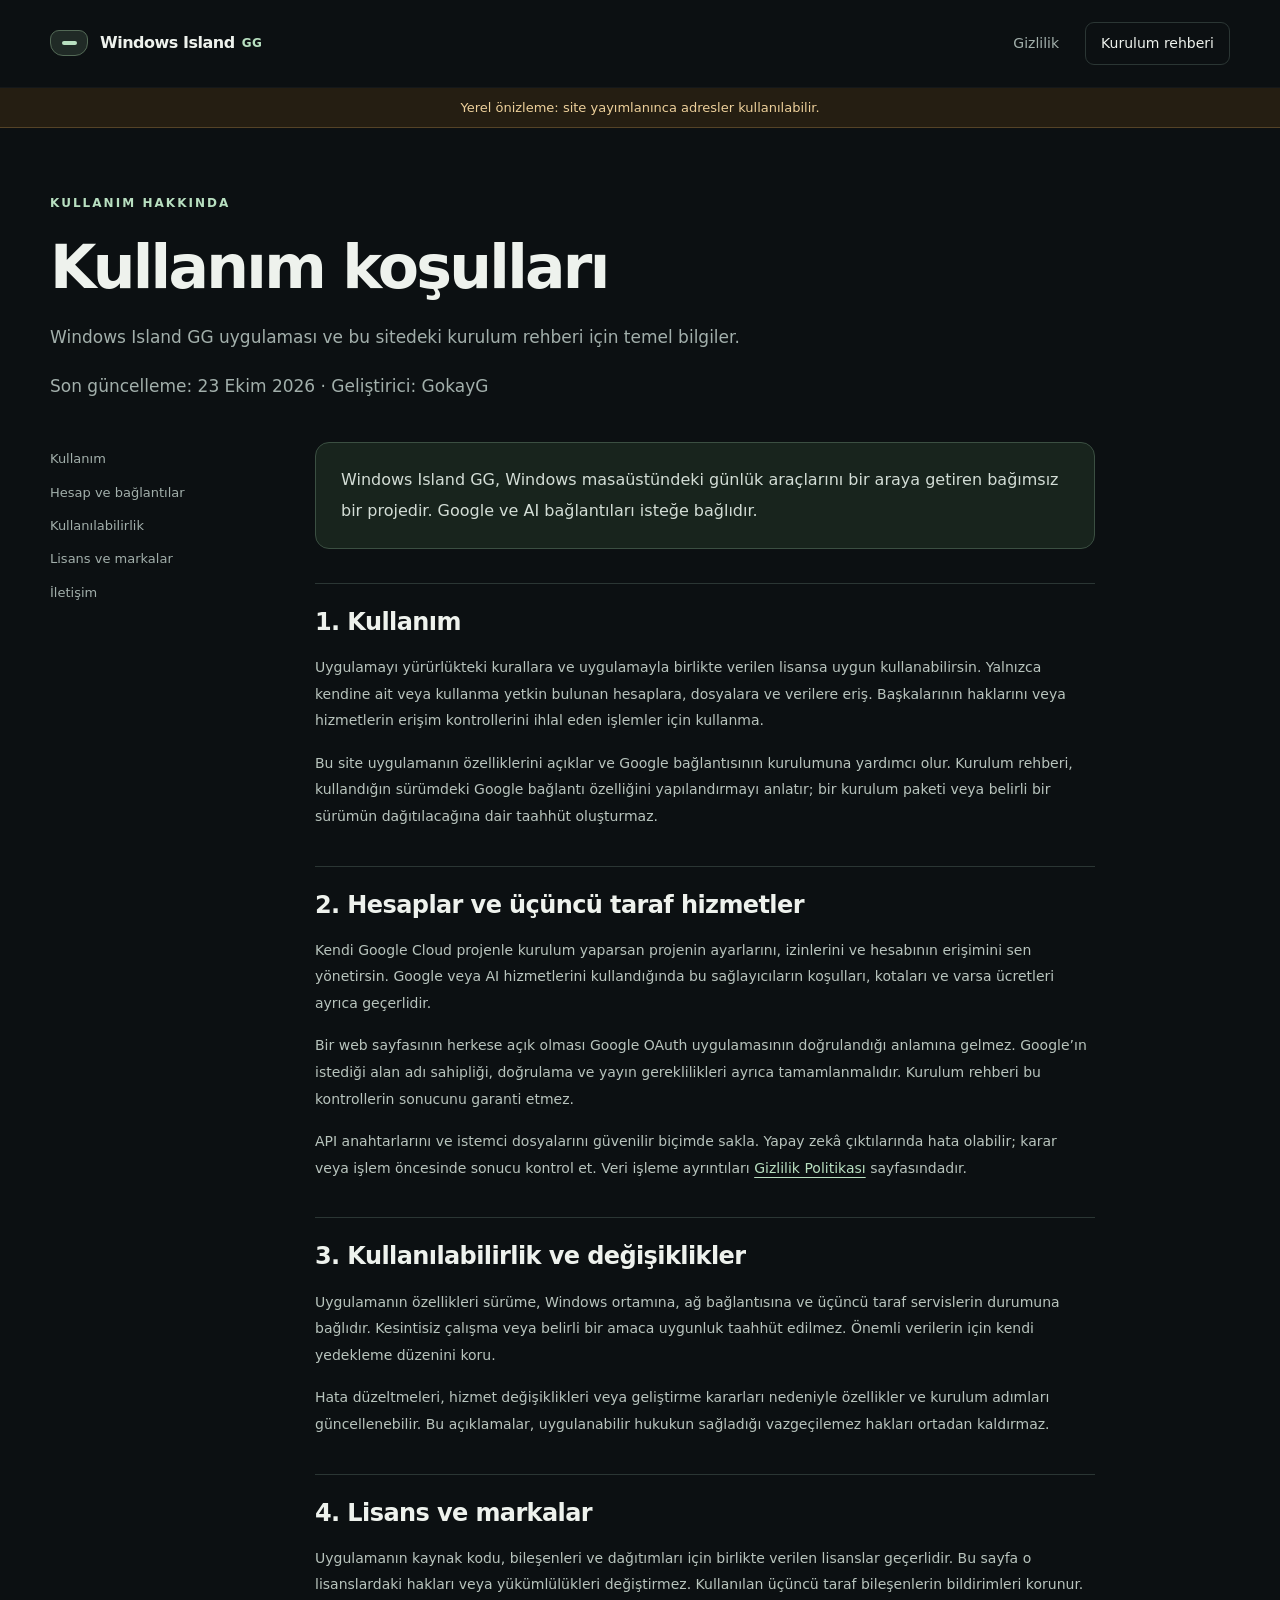
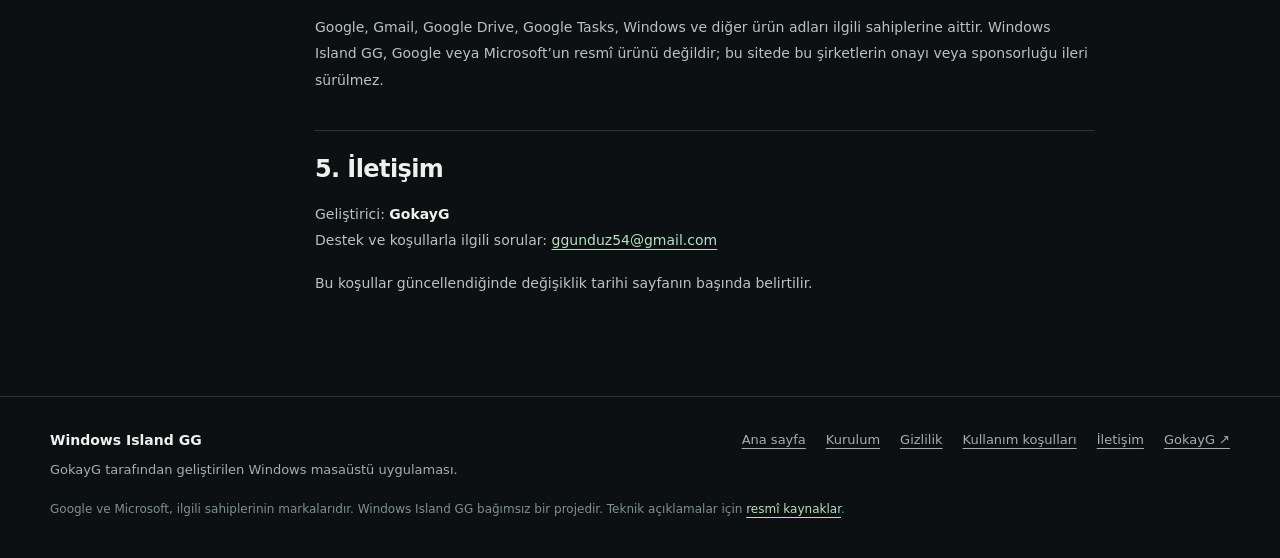
<file: terms.html>
<!doctype html>
<html lang="tr"><head><meta charset="utf-8"><meta name="viewport" content="width=device-width,initial-scale=1"><meta name="theme-color" content="#0c1012"><meta name="description" content="Windows Island GG masaüstü uygulaması ve kurulum rehberi için kullanım koşulları ve iletişim bilgileri."><meta name="referrer" content="strict-origin-when-cross-origin"><title>Kullanım koşulları · Windows Island GG</title><link rel="stylesheet" href="assets/site.css"><script src="assets/setup.js" defer></script></head><body><a class="skip-link" href="#main">İçeriğe geç</a>
<header class="site-header"><div class="container header-inner"><a class="brand" href="index.html" aria-label="Windows Island GG ana sayfa"><span class="brand-mark" aria-hidden="true"></span>Windows Island <span>GG</span></a><nav class="header-nav" aria-label="Ana gezinme"><a href="privacy.html" class="hide-mobile">Gizlilik</a><a href="setup.html" class="nav-action">Kurulum rehberi</a></nav></div></header>
<div class="local-preview" data-local-preview hidden>Yerel önizleme: site yayımlanınca adresler kullanılabilir.</div><main id="main" class="container"><div class="page-heading"><p class="eyebrow">Kullanım hakkında</p><h1>Kullanım koşulları</h1><p>Windows Island GG uygulaması ve bu sitedeki kurulum rehberi için temel bilgiler.</p><p class="meta">Son güncelleme: 23 Ekim 2026 · Geliştirici: GokayG</p></div><div class="legal-wrap"><nav class="legal-nav" aria-label="Koşul bölümleri"><a href="#use">Kullanım</a><a href="#accounts">Hesap ve bağlantılar</a><a href="#availability">Kullanılabilirlik</a><a href="#license">Lisans ve markalar</a><a href="#contact">İletişim</a></nav><article class="legal-content"><p class="legal-lead">Windows Island GG, Windows masaüstündeki günlük araçlarını bir araya getiren bağımsız bir projedir. Google ve AI bağlantıları isteğe bağlıdır.</p>
<section id="use"><h2>1. Kullanım</h2><p>Uygulamayı yürürlükteki kurallara ve uygulamayla birlikte verilen lisansa uygun kullanabilirsin. Yalnızca kendine ait veya kullanma yetkin bulunan hesaplara, dosyalara ve verilere eriş. Başkalarının haklarını veya hizmetlerin erişim kontrollerini ihlal eden işlemler için kullanma.</p><p>Bu site uygulamanın özelliklerini açıklar ve Google bağlantısının kurulumuna yardımcı olur. Kurulum rehberi, kullandığın sürümdeki Google bağlantı özelliğini yapılandırmayı anlatır; bir kurulum paketi veya belirli bir sürümün dağıtılacağına dair taahhüt oluşturmaz.</p></section>
<section id="accounts"><h2>2. Hesaplar ve üçüncü taraf hizmetler</h2><p>Kendi Google Cloud projenle kurulum yaparsan projenin ayarlarını, izinlerini ve hesabının erişimini sen yönetirsin. Google veya AI hizmetlerini kullandığında bu sağlayıcıların koşulları, kotaları ve varsa ücretleri ayrıca geçerlidir.</p><p>Bir web sayfasının herkese açık olması Google OAuth uygulamasının doğrulandığı anlamına gelmez. Google’ın istediği alan adı sahipliği, doğrulama ve yayın gereklilikleri ayrıca tamamlanmalıdır. Kurulum rehberi bu kontrollerin sonucunu garanti etmez.</p><p>API anahtarlarını ve istemci dosyalarını güvenilir biçimde sakla. Yapay zekâ çıktılarında hata olabilir; karar veya işlem öncesinde sonucu kontrol et. Veri işleme ayrıntıları <a href="privacy.html">Gizlilik Politikası</a> sayfasındadır.</p></section>
<section id="availability"><h2>3. Kullanılabilirlik ve değişiklikler</h2><p>Uygulamanın özellikleri sürüme, Windows ortamına, ağ bağlantısına ve üçüncü taraf servislerin durumuna bağlıdır. Kesintisiz çalışma veya belirli bir amaca uygunluk taahhüt edilmez. Önemli verilerin için kendi yedekleme düzenini koru.</p><p>Hata düzeltmeleri, hizmet değişiklikleri veya geliştirme kararları nedeniyle özellikler ve kurulum adımları güncellenebilir. Bu açıklamalar, uygulanabilir hukukun sağladığı vazgeçilemez hakları ortadan kaldırmaz.</p></section>
<section id="license"><h2>4. Lisans ve markalar</h2><p>Uygulamanın kaynak kodu, bileşenleri ve dağıtımları için birlikte verilen lisanslar geçerlidir. Bu sayfa o lisanslardaki hakları veya yükümlülükleri değiştirmez. Kullanılan üçüncü taraf bileşenlerin bildirimleri korunur.</p><p>Google, Gmail, Google Drive, Google Tasks, Windows ve diğer ürün adları ilgili sahiplerine aittir. Windows Island GG, Google veya Microsoft’un resmî ürünü değildir; bu sitede bu şirketlerin onayı veya sponsorluğu ileri sürülmez.</p></section>
<section id="contact"><h2>5. İletişim</h2><p>Geliştirici: <strong>GokayG</strong><br>Destek ve koşullarla ilgili sorular: <a href="mailto:ggunduz54@gmail.com">ggunduz54@gmail.com</a></p><p>Bu koşullar güncellendiğinde değişiklik tarihi sayfanın başında belirtilir.</p></section></article></div></main><footer class="site-footer"><div class="container"><div class="footer-top"><div class="footer-brand">Windows Island GG<small>GokayG tarafından geliştirilen Windows masaüstü uygulaması.</small></div><nav class="footer-links" aria-label="Alt bilgi"><a href="index.html">Ana sayfa</a><a href="setup.html">Kurulum</a><a href="privacy.html">Gizlilik</a><a href="terms.html">Kullanım koşulları</a><a href="mailto:ggunduz54@gmail.com">İletişim</a><a href="https://github.com/GokayG" target="_blank" rel="noopener noreferrer">GokayG ↗</a></nav></div><p class="footer-meta">Google ve Microsoft, ilgili sahiplerinin markalarıdır. Windows Island GG bağımsız bir projedir. Teknik açıklamalar için <a href="setup.html#sources">resmî kaynaklar</a>.</p></div></footer></body></html>
</file>
<file: assets/site.css>
@charset "UTF-8";
:root{color-scheme:dark;--bg:#0c1012;--panel:#141a1d;--panel-soft:#111719;--ink:#eef2ed;--muted:#a2afab;--line:#2b3634;--mint:#b8dfc0;--mint-dark:#17291e;--amber:#edd09b;--radius:20px;font-family:Inter,"Segoe UI",system-ui,-apple-system,BlinkMacSystemFont,sans-serif;font-synthesis:none}
*{box-sizing:border-box}html{scroll-behavior:smooth;scroll-padding-top:100px}body{margin:0;background:var(--bg);color:var(--ink);font-size:16px;line-height:1.65}button,input,textarea{font:inherit}a{color:var(--mint);text-decoration-thickness:1px;text-underline-offset:4px}a:hover{color:#ddf4e0}button,a,input,textarea,summary{touch-action:manipulation}button{cursor:pointer}button:disabled{cursor:default;opacity:.4}a:focus-visible,button:focus-visible,input:focus-visible,textarea:focus-visible,summary:focus-visible{outline:3px solid var(--mint);outline-offset:4px}h1,h2,h3,p{margin:0}h1,h2,h3{line-height:1.13;letter-spacing:-.045em}h1{font-size:clamp(40px,5.5vw,76px);font-weight:620}h2{font-size:clamp(28px,3vw,42px);font-weight:600}h3{font-size:21px;font-weight:600;letter-spacing:-.025em}p+p{margin-top:16px}ul,ol{padding-left:22px}li+li{margin-top:9px}strong{font-weight:650;color:var(--ink)}code{font: .89em "Cascadia Code",Consolas,monospace;overflow-wrap:anywhere}small{font-size:13px}.container{width:min(1180px,calc(100% - 64px));margin:0 auto}.muted{color:var(--muted)}.eyebrow{font-size:12px;text-transform:uppercase;letter-spacing:.17em;font-weight:650;color:var(--mint);margin-bottom:20px}.skip-link{position:fixed;top:8px;left:8px;z-index:100;transform:translateY(-160%);padding:12px 18px;border-radius:10px;background:var(--mint);color:#101913}.skip-link:focus{transform:none}.site-header{height:88px;border-bottom:1px solid #ffffff09;display:flex;align-items:center}.header-inner{display:flex;align-items:center;justify-content:space-between;gap:24px}.brand{display:flex;align-items:center;gap:12px;color:var(--ink);text-decoration:none;font-weight:650;letter-spacing:-.03em;font-size:16px}.brand-mark{width:38px;height:26px;background:#202a26;border:1px solid #536956;border-radius:9px 9px 13px 13px;display:grid;place-items:center}.brand-mark:after{content:"";width:15px;height:4px;border-radius:9px;background:var(--mint)}.brand span:last-child{color:var(--mint);font-size:12px;letter-spacing:.04em;margin-left:-5px}.header-nav{display:flex;align-items:center;gap:26px;font-size:14px}.header-nav a{color:var(--muted);text-decoration:none}.header-nav a[aria-current="page"],.header-nav a:hover{color:var(--ink)}.header-nav .nav-action{padding:9px 15px;border:1px solid var(--line);border-radius:9px;color:var(--ink)}.local-preview{padding:9px 20px;text-align:center;font-size:13px;color:var(--amber);background:#251e12;border-bottom:1px solid #554327}.local-preview[hidden]{display:none}.hero{padding:100px 0 86px;display:grid;grid-template-columns:1.05fr 1fr;align-items:center;gap:62px}.hero h1 span{color:var(--mint)}.hero-description{font-size:18px;line-height:1.65;color:var(--muted);max-width:500px;margin-top:28px}.hero-actions{display:flex;align-items:center;flex-wrap:wrap;gap:14px;margin-top:32px}.button{display:inline-flex;align-items:center;justify-content:center;gap:12px;min-height:46px;padding:12px 20px;border:1px solid var(--line);border-radius:10px;background:var(--panel);color:var(--ink);text-decoration:none;font-size:14px;font-weight:600;line-height:1.4}.button:hover{border-color:#708578;color:var(--ink);background:#202925}.button.primary{color:#15221a;background:var(--mint);border-color:var(--mint)}.button.primary:hover{background:#cce9d1;border-color:#cce9d1}.text-link{font-size:14px}.hero-meta{margin-top:24px;display:flex;gap:20px;flex-wrap:wrap;font-size:12px;color:var(--muted)}.hero-meta span:before{content:"";display:inline-block;width:5px;height:5px;background:var(--mint);border-radius:100%;margin-right:8px;vertical-align:2px}.product-stage{min-height:390px;position:relative;display:flex;align-items:center;justify-content:center;border:1px solid #334039;border-radius:28px;background:radial-gradient(ellipse at 70% 20%,#a9d6af13,transparent 60%),linear-gradient(145deg,#1a2420,#111715);padding:45px 28px}.stage-top{position:absolute;left:26px;top:20px;right:26px;display:flex;justify-content:space-between;font-size:10px;letter-spacing:.12em;text-transform:uppercase;color:#8b9d91}.stage-bottom{position:absolute;bottom:17px;left:26px;right:26px;text-align:center;font-size:11px;color:#83958a}.island-demo{width:100%;max-width:375px;border:1px solid #37443d;background:#0b0f0d;box-shadow:0 26px 55px #0008;border-radius:30px 30px 23px 23px;padding:0 24px 23px;transform:rotate(-2deg)}.demo-camera{width:69px;height:15px;border-radius:0 0 11px 11px;margin:0 auto 18px;background:#233329;display:flex;justify-content:center;align-items:center;gap:7px}.demo-camera i{width:5px;height:5px;border-radius:50%;background:#567761}.demo-header{display:flex;justify-content:space-between;align-items:center;margin-bottom:19px;font-size:11px;color:#9cab9f}.demo-header strong{font-size:15px}.demo-pill{border:1px solid #3c5041;background:#1c2e22;padding:3px 8px;border-radius:20px;color:#bddec5;font-size:10px}.demo-row{display:flex;gap:12px;align-items:center;border-top:1px solid #253128;padding:12px 0;font-size:12px}.demo-row:before{content:"";width:13px;height:13px;flex:none;border:1px solid #5b7160;border-radius:4px}.demo-row.done{color:#788b7b;text-decoration:line-through}.demo-row.done:before{background:#a9d2b2;border-color:#a9d2b2;box-shadow:inset 0 0 0 3px #213a28}.demo-tabs{display:flex;gap:7px;border-top:1px solid #253128;padding-top:14px;margin-top:3px}.demo-tabs span{font-size:10px;padding:5px 9px;border:1px solid #2b3a2e;border-radius:7px;color:#9eafa2}.demo-tabs span:first-child{color:#cee6d2;background:#1b2d20}.section{padding:68px 0;border-top:1px solid var(--line)}.section-heading{display:flex;align-items:flex-end;justify-content:space-between;gap:28px;margin-bottom:30px}.section-heading p{color:var(--muted);max-width:460px;font-size:15px}.feature-grid{display:grid;grid-template-columns:repeat(3,1fr);gap:16px}.feature{background:var(--panel-soft);border:1px solid var(--line);border-radius:var(--radius);padding:29px;min-width:0}.feature-number{display:inline-flex;align-items:center;justify-content:center;width:32px;height:32px;border:1px solid #415548;border-radius:10px;color:var(--mint);font:12px Consolas,monospace;margin-bottom:25px}.feature p{font-size:14px;line-height:1.7;margin-top:15px;color:var(--muted)}.quiet-row{display:flex;gap:26px;flex-wrap:wrap;margin-top:28px;color:var(--muted);font-size:13px}.callout{padding:38px 42px;border:1px solid #3c5142;border-radius:var(--radius);background:#16241b;display:flex;gap:30px;justify-content:space-between;align-items:center}.callout h2{font-size:29px}.callout p{margin-top:12px;color:#b3c6b7;max-width:670px;font-size:15px}.callout .button{flex:none}.site-footer{border-top:1px solid var(--line);padding:32px 0 38px;margin-top:64px}.footer-top{display:flex;justify-content:space-between;gap:30px;align-items:flex-start}.footer-links{display:flex;gap:20px;flex-wrap:wrap;font-size:13px}.footer-links a{color:var(--muted)}.footer-meta{font-size:12px;color:#7f9187;margin-top:20px;max-width:900px}.footer-brand{font-size:14px;font-weight:600}.footer-brand small{display:block;color:var(--muted);font-weight:400;margin-top:6px}.page-heading{padding:66px 0 42px;max-width:850px}.page-heading h1{font-size:clamp(36px,4.7vw,60px)}.page-heading p:not(.eyebrow){color:var(--muted);margin-top:21px;max-width:750px;font-size:17px}.page-heading .meta{font-size:13px;margin-top:15px}.wizard-layout{display:grid;grid-template-columns:220px minmax(0,1fr);gap:35px;align-items:start}.wizard-sidebar{position:sticky;top:24px}.step-nav{display:grid;gap:6px}.step-link{display:flex;gap:13px;align-items:center;background:transparent;border:1px solid transparent;color:var(--muted);border-radius:12px;text-align:left;padding:12px 13px;font-size:14px;line-height:1.3;min-height:51px}.step-link span{font:12px Consolas,monospace;color:#7b9383;min-width:16px}.step-link[aria-current="step"]{color:var(--ink);border-color:#3b5142;background:#19251d}.step-link[aria-current="step"] span{color:var(--mint)}.sidebar-note{font-size:12px;line-height:1.6;color:#8e9f94;margin:25px 13px 0}.wizard-main{min-width:0}.wizard-topbar{display:flex;align-items:center;justify-content:space-between;gap:12px;margin-bottom:16px;font-size:12px;color:var(--muted)}.wizard-topbar strong{font:12px Consolas,monospace;color:var(--mint)}.step-panel{border:1px solid var(--line);background:var(--panel-soft);border-radius:var(--radius);padding:35px 36px}.step-panel[hidden]{display:none}.step-panel h2{font-size:29px;letter-spacing:-.035em;margin-bottom:16px}.step-intro{color:var(--muted);font-size:15px;margin-bottom:25px;line-height:1.7}.step-open{margin-bottom:25px}.field{margin:22px 0}.field label,.field-title{display:block;font-size:13px;font-weight:600;margin-bottom:8px}.field label span,.field-title span{color:var(--muted);font-weight:400}.copy-row{display:flex;align-items:stretch;gap:8px;min-width:0}.copy-row input,.copy-row textarea{min-width:0;flex:1}.copy-row .copy{flex:none}.field input,.field textarea,.copy-value{background:#0c1210;border:1px solid #34423a;border-radius:9px;color:var(--ink);padding:12px 13px;width:100%;min-height:46px;font-size:14px}.field input[readonly],.field textarea[readonly]{color:#c0d3c5;font-family:"Cascadia Code",Consolas,monospace;font-size:13px}.field input::placeholder{color:#798d7e}.field input[aria-invalid="true"]{border-color:#cda676}.field textarea{resize:vertical;line-height:1.65}.copy{font-size:12px;background:#202d24;border:1px solid #425648;color:#cce2d1;border-radius:9px;padding:9px 13px;min-width:78px}.copy:hover{background:#2b3c30}.field-note{margin-top:8px!important;font-size:12px!important;line-height:1.6;color:var(--muted)}.field-error{font-size:12px;color:var(--amber);margin-top:7px;min-height:18px}.note{border-left:2px solid #6f9276;padding:12px 17px;background:#1b2a204d;color:#b5c7b9;font-size:13px;line-height:1.75;border-radius:0 8px 8px 0;margin:22px 0}.note.warning{border-color:#bda06a;color:#d0c2aa;background:#392d191f}.note p+p{margin-top:9px}.expected{display:flex;gap:11px;align-items:flex-start;padding:15px 17px;border:1px solid #354f3d;border-radius:10px;color:#c5ddcb;background:#16271b66;font-size:13px;margin-top:28px;line-height:1.65}.expected:before{content:"✓";font-weight:700;color:var(--mint)}.expected strong{color:#d6eadb}.service-picker{border:0;padding:0;margin:0 0 24px;display:grid;grid-template-columns:repeat(3,1fr);gap:10px}.service-picker legend{font-size:13px;font-weight:600;margin-bottom:12px}.service-choice{display:flex;flex-direction:column;gap:8px;border:1px solid #35463a;background:#111a14;border-radius:11px;padding:15px;font-size:13px;cursor:pointer}.service-choice:has(input:checked){border-color:#9cbd9f;background:#1c2d21}.service-choice .choice-title{display:flex;align-items:center;gap:8px;font-size:14px;font-weight:600}.service-choice input{accent-color:#bbdec2;width:16px;height:16px;margin:0}.service-choice small{font-size:11px;line-height:1.6;color:var(--muted)}.api-list{display:grid;gap:10px}.api-row{display:flex;align-items:center;justify-content:space-between;gap:15px;padding:16px;border:1px solid var(--line);border-radius:12px}.api-row[hidden]{display:none}.api-row strong{font-size:14px}.api-row small{display:block;font-size:12px;color:var(--muted);margin-top:3px}.api-row .button{min-height:40px;padding:9px 13px;flex:none;font-size:12px}.scope-list{font-size:12px;color:var(--muted);line-height:1.8;overflow-wrap:anywhere;font-family:"Cascadia Code",Consolas,monospace}.scope-list li+li{margin-top:5px}.steps-inline{font-size:14px;color:var(--muted);line-height:1.8}.steps-inline li::marker{color:var(--mint);font-weight:600}details{border-top:1px solid var(--line);padding:18px 0;margin-top:14px;font-size:14px;color:var(--muted)}details summary{color:var(--ink);font-size:14px;cursor:pointer;font-weight:600;line-height:1.5}details>p{margin-top:16px}details .field{margin:18px 0}.wizard-controls{display:flex;align-items:center;justify-content:space-between;gap:15px;margin-top:18px}.wizard-controls .button{min-width:120px}.wizard-status{font-size:13px;min-height:24px;line-height:1.6;color:var(--mint);margin:15px 1px 0}.source-note{font-size:12px;line-height:1.8;color:var(--muted);margin-top:20px}.source-note a{color:#a2c5aa}.setup-bottom{margin-top:46px;border-top:1px solid var(--line);padding-top:32px}.setup-bottom h2{font-size:25px;margin-bottom:22px}.faq{max-width:900px}.faq details{margin:0;padding:21px 0}.faq details p{line-height:1.8;font-size:14px}.legal-wrap{display:grid;grid-template-columns:220px minmax(0,780px);gap:45px;align-items:start}.legal-nav{position:sticky;top:30px;display:grid;gap:12px;font-size:13px;padding-top:6px}.legal-nav a{color:var(--muted);text-decoration:none}.legal-content{min-width:0}.legal-content section{border-top:1px solid var(--line);padding-top:25px;margin-bottom:36px}.legal-content h2{font-size:24px;letter-spacing:-.025em;margin-bottom:18px}.legal-content h3{font-size:17px;margin:24px 0 10px;letter-spacing:-.015em}.legal-content p,.legal-content li{font-size:14px;line-height:1.9;color:#b8c4bd}.legal-content .legal-lead{font-size:16px;color:#d3ddd6;padding:22px 25px;border:1px solid #3b4f42;background:#18241d;border-radius:14px;margin-bottom:34px}.legal-table{border-collapse:collapse;width:100%;font-size:13px;line-height:1.8;margin:20px 0}.legal-table th,.legal-table td{text-align:left;vertical-align:top;border-bottom:1px solid var(--line);padding:14px 12px}.legal-table th{color:var(--mint);font-size:12px}.legal-table td{color:#b8c4bd}.legal-table td:first-child{color:var(--ink);font-weight:600;width:24%}.table-scroll{overflow-x:auto}.legal-content .source-note{font-size:12px}.no-js{margin:20px 0;padding:15px 20px;border:1px solid var(--line);border-radius:10px;color:var(--amber);font-size:14px}
@media(max-width:1000px){.hero{gap:35px;padding-top:70px}.hero h1{font-size:57px}.product-stage{min-height:360px;padding:42px 20px}.feature{padding:23px}.wizard-layout{grid-template-columns:190px minmax(0,1fr);gap:25px}.step-panel{padding:28px}.service-picker{grid-template-columns:1fr}.service-choice{flex-direction:row;gap:15px;align-items:center}.service-choice .choice-title{width:90px;flex:none}.legal-wrap{grid-template-columns:180px minmax(0,1fr);gap:30px}}
@media(max-width:760px){.container{width:calc(100% - 36px)}.site-header{height:75px}.brand{gap:8px;font-size:14px}.brand-mark{width:31px;height:23px}.header-nav{gap:15px;font-size:12px}.header-nav .hide-mobile{display:none}.header-nav .nav-action{padding:8px 10px}.hero{grid-template-columns:1fr;padding:52px 0;gap:43px}.hero h1{font-size:clamp(45px,8vw,60px)}.hero-description{font-size:16px;margin-top:23px;max-width:560px}.hero-actions{margin-top:26px}.product-stage{min-height:350px;width:100%;max-width:560px}.island-demo{max-width:350px}.section{padding:45px 0}.section-heading{display:block}.section-heading p{margin-top:18px}.feature-grid{grid-template-columns:1fr}.feature{padding:24px;min-height:auto}.feature-number{margin-bottom:20px}.feature p{max-width:600px}.callout{padding:29px;display:block}.callout .button{margin-top:22px}.callout h2{font-size:27px}.footer-top{flex-direction:column;gap:23px}.footer-links{gap:14px 20px}.site-footer{margin-top:45px}.page-heading{padding:45px 0 31px}.page-heading h1{font-size:42px}.page-heading p:not(.eyebrow){font-size:15px;margin-top:18px}.wizard-layout{grid-template-columns:1fr;gap:20px}.wizard-sidebar{position:static;min-width:0}.step-nav{display:flex;overflow-x:auto;gap:7px;padding:2px 1px 8px;scrollbar-width:thin}.step-link{min-width:123px;padding:11px;gap:8px;font-size:12px;min-height:44px}.sidebar-note{display:none}.step-panel{padding:25px 22px;border-radius:16px}.step-panel h2{font-size:26px}.step-intro{font-size:14px}.wizard-topbar{font-size:11px}.wizard-controls .button{min-width:112px}.field input[readonly],.field textarea[readonly]{font-size:12px}.copy{min-width:70px;padding:9px 11px}.api-row{padding:14px;gap:10px}.api-row .button{padding:8px 10px}.legal-wrap{display:block}.legal-nav{position:static;display:flex;flex-wrap:wrap;gap:10px 18px;margin-bottom:30px;font-size:12px}.legal-content section{margin-bottom:29px}.legal-content .legal-lead{padding:19px 21px;font-size:15px}.legal-table th,.legal-table td{padding:11px 9px}.legal-table td:first-child{width:28%}.table-scroll{margin-left:-4px;margin-right:-4px}}
@media(max-width:390px){.container{width:calc(100% - 28px)}.brand{font-size:13px}.header-nav{gap:10px}.header-nav .nav-action{font-size:11px}.hero h1{font-size:44px}.page-heading h1{font-size:37px}.step-panel{padding:23px 18px}.service-choice{gap:9px}.service-choice .choice-title{width:82px}.api-row{align-items:flex-start}.api-row small{font-size:11px}.copy{min-width:64px;font-size:11px}.button{padding:11px 16px}.legal-table{font-size:12px}}
@media(prefers-reduced-motion:reduce){html{scroll-behavior:auto}*,*:before,*:after{transition:none!important;animation:none!important}}
</file>
